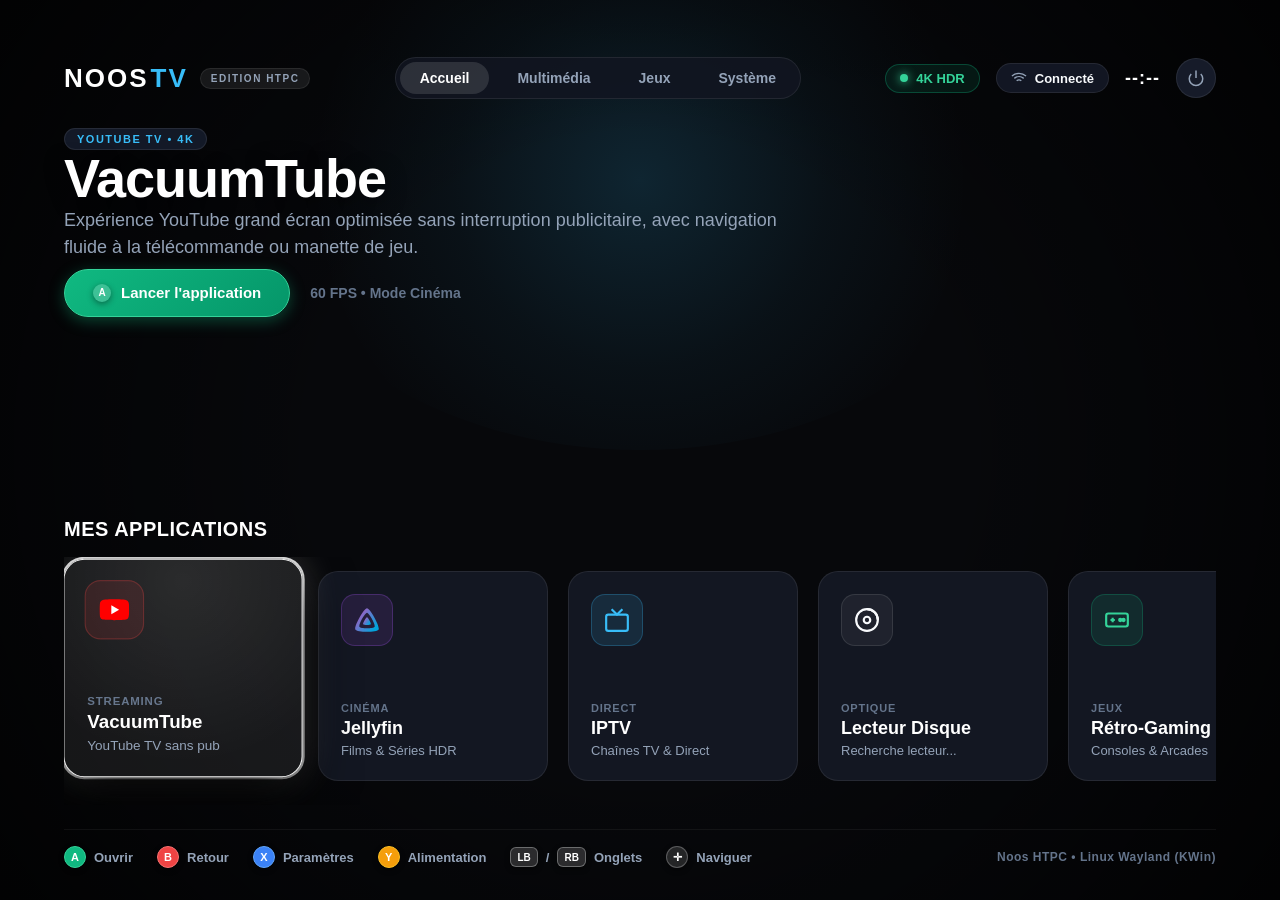
<file: dashboard/frontend/index.html>
<!DOCTYPE html>
<html lang="fr">
<head>
  <meta charset="UTF-8">
  <meta name="viewport" content="width=device-width, initial-scale=1.0, user-scalable=no">
  <title>Noos TV</title>
  <link rel="stylesheet" href="css/style.css">
</head>
<body class="tv-mode">
  <!-- Toile d'ambiance dynamique (lumière diffuse synchronisée avec l'app active) -->
  <div id="ambient-glow" class="ambient-glow"></div>
  <div class="vignette-overlay"></div>

  <!-- Conteneur principal 10-foot -->
  <div class="tv-container">
    
    <!-- En-tête supérieur minimaliste -->
    <header class="tv-header">
      <div class="brand-group">
        <div class="brand-logo">NOOS<span class="brand-accent">TV</span></div>
        <div class="brand-badge">EDITION HTPC</div>
      </div>

      <nav class="tv-nav">
        <button class="nav-item active" data-category="home">Accueil</button>
        <button class="nav-item" data-category="media">Multimédia</button>
        <button class="nav-item" data-category="games">Jeux</button>
        <button class="nav-item" data-category="settings">Système</button>
      </nav>

      <div class="status-group">
        <div id="hdr-pill" class="status-pill hdr-active">
          <span class="status-dot"></span>
          <span>4K HDR</span>
        </div>
        <div id="wifi-pill" class="status-pill">
          <svg class="status-icon" viewBox="0 0 24 24" fill="none" stroke="currentColor" stroke-width="2">
            <path d="M5 12.55a11 11 0 0 1 14.08 0"></path>
            <path d="M1.42 9a16 16 0 0 1 21.16 0"></path>
            <path d="M8.53 16.11a6 6 0 0 1 6.95 0"></path>
            <line x1="12" y1="20" x2="12.01" y2="20"></line>
          </svg>
          <span id="wifi-name">Connecté</span>
        </div>
        <div id="clock-display" class="clock-display">--:--</div>
        <button id="btn-power" class="power-btn" title="Extinction / Veille">
          <svg viewBox="0 0 24 24" fill="none" stroke="currentColor" stroke-width="2">
            <path d="M18.36 6.64a9 9 0 1 1-12.73 0"></path>
            <line x1="12" y1="2" x2="12" y2="12"></line>
          </svg>
        </button>
      </div>
    </header>

    <!-- Zone Vitrine / Hero de l'application sélectionnée -->
    <section class="hero-showcase">
      <div class="hero-content">
        <div id="hero-badge" class="hero-badge">YOUTUBE TV • 4K</div>
        <h1 id="hero-title" class="hero-title">VacuumTube</h1>
        <p id="hero-description" class="hero-description">
          Expérience YouTube grand écran optimisée sans interruption publicitaire, avec navigation fluide à la télécommande ou manette de jeu.
        </p>
        <div class="hero-actions">
          <button id="btn-launch-hero" class="btn-primary-action">
            <span class="btn-pad-icon">A</span>
            <span class="btn-text">Lancer l'application</span>
          </button>
          <div id="hero-meta" class="hero-meta-tag">60 FPS • Mode Cinéma</div>
        </div>
      </div>
    </section>

    <!-- Rangée principale des applications (Carrousel de tuiles) -->
    <main class="apps-section">
      <div class="section-title">Mes Applications</div>
      <div class="apps-grid" id="apps-container">
        
        <!-- Tuile 1 : VacuumTube -->
        <div class="app-card focused" data-id="vacuumtube" data-category="media" tabindex="0"
             data-title="VacuumTube" 
             data-badge="YOUTUBE TV • 4K HDR" 
             data-meta="60 FPS • Mode Cinéma"
             data-desc="Expérience YouTube grand écran sans publicité avec navigation fluide à la télécommande et prise en charge complète du 4K."
             data-color="#e50914">
          <div class="card-inner">
            <div class="card-glow"></div>
            <div class="card-icon-wrap icon-red">
              <svg viewBox="0 0 24 24" fill="none">
                <path d="M23.498 6.186a3.016 3.016 0 0 0-2.122-2.136C19.505 3.545 12 3.545 12 3.545s-7.505 0-9.377.505A3.017 3.017 0 0 0 .502 6.186C0 8.07 0 12 0 12s0 3.93.502 5.814a3.016 3.016 0 0 0 2.122 2.136c1.871.505 9.376.505 9.376.505s7.505 0 9.377-.505a3.015 3.015 0 0 0 2.122-2.136C24 15.93 24 12 24 12s0-3.93-.502-5.814z" fill="#ff0000"/>
                <path d="M9.545 15.568V8.432L15.818 12l-6.273 3.568z" fill="#ffffff"/>
              </svg>
            </div>
            <div class="card-text">
              <div class="card-badge">Streaming</div>
              <div class="card-title">VacuumTube</div>
              <div class="card-subtitle">YouTube TV sans pub</div>
            </div>
          </div>
        </div>

        <!-- Tuile 2 : Jellyfin Media Player -->
        <div class="app-card" data-id="jellyfin" data-category="media" tabindex="0"
             data-title="Jellyfin" 
             data-badge="MÉDIATHÈQUE • 4K HDR (MPV)" 
             data-meta="Lecteur MPV • Passthrough Rec.2020"
             data-desc="Explorez vos films et séries avec le moteur de lecture vidéo MPV haute performance, Direct Play HDR10 et audio surround."
             data-color="#a855f7">
          <div class="card-inner">
            <div class="card-glow"></div>
            <div class="card-icon-wrap icon-purple">
              <svg viewBox="0 0 512 512" fill="none">
                <defs>
                  <linearGradient id="jellyfin-tile-grad" x1="10%" y1="20%" x2="90%" y2="80%">
                    <stop offset="0%" stop-color="#aa5cc3" />
                    <stop offset="100%" stop-color="#00a4dc" />
                  </linearGradient>
                </defs>
                <path fill="url(#jellyfin-tile-grad)" d="M256 201.6c-20.4 0-86.2 119.3-76.2 139.4 10 20.1 142.5 19.9 152.4 0 9.9-19.9-55.7-139.4-76.2-139.4z" />
                <path fill="url(#jellyfin-tile-grad)" d="M256 23.3c-61.6 0-259.8 359.4-229.6 420.1 30.2 60.7 429.3 60 459.2 0C515.5 383.4 317.6 23.3 256 23.3zm150.5 367.5c-19.6 39.3-281.1 39.8-300.9 0C85.8 351 215.7 115.5 256 115.5c40.3 0 170.1 235.9 150.5 275.3z" />
              </svg>
            </div>
            <div class="card-text">
              <div class="card-badge">Cinéma</div>
              <div class="card-title">Jellyfin</div>
              <div class="card-subtitle">Films & Séries HDR</div>
            </div>
          </div>
        </div>

        <!-- Tuile 3 : IPTV MPV Player -->
        <div class="app-card" data-id="noos-iptv" data-category="media" tabindex="0"
             data-title="IPTV MPV Player" 
             data-badge="XTREAM CODES • DIRECT & VOD" 
             data-meta="Profils Chiffrés • Cache Local"
             data-desc="Télévision en direct, films et séries Xtream Codes avec profils chiffrés et mise en cache locale."
             data-color="#00d2ff">
          <div class="card-inner">
            <div class="card-glow"></div>
            <div class="card-icon-wrap icon-cyan">
              <svg viewBox="0 0 24 24" fill="none" stroke="currentColor" stroke-width="2">
                <rect x="2" y="7" width="20" height="15" rx="2" ry="2"></rect>
                <polyline points="17 2 12 7 7 2"></polyline>
              </svg>
            </div>
            <div class="card-text">
              <div class="card-badge">Direct</div>
              <div class="card-title">IPTV</div>
              <div class="card-subtitle">Chaînes TV & Direct</div>
            </div>
          </div>
        </div>

        <!-- Tuile 4 : Lecteur Disque (DVD / Blu-ray SATA & USB) -->
        <div class="app-card" data-id="disc_player" data-category="media" tabindex="0" id="card-disc-player"
             data-title="Lecteur Disque" 
             data-badge="DVD • BLU-RAY" 
             data-meta="Détection USB & SATA"
             data-desc="Lecture directe de vos disques physiques DVD et Blu-ray avec menus interactifs, décodage matériel et audio passthrough."
             data-color="#3b82f6">
          <div class="card-inner">
            <div class="card-glow"></div>
            <div class="card-icon-wrap icon-blue" id="disc-icon-wrap">
              <svg viewBox="0 0 24 24" fill="none" stroke="currentColor" stroke-width="2">
                <circle cx="12" cy="12" r="10"></circle>
                <circle cx="12" cy="12" r="3"></circle>
                <path d="M12 2a10 10 0 0 1 10 10"></path>
              </svg>
            </div>
            <div class="card-text">
              <div class="card-badge" id="disc-card-badge">Optique</div>
              <div class="card-title" id="disc-card-title">Lecteur Disque</div>
              <div class="card-subtitle" id="disc-card-subtitle">Recherche lecteur...</div>
            </div>
          </div>
        </div>

        <!-- Tuile 5 : Rétro-Gaming -->
        <div class="app-card" data-id="es-de" data-category="games" tabindex="0"
             data-title="Jeux & Émulation" 
             data-badge="RÉTRO-GAMING • SHADERS CRT" 
             data-meta="RetroArch • Pegasus TV"
             data-desc="Plongez dans l'univers de l'émulation console avec interface plein écran, filtres CRT soignés et gestion multi-manettes."
             data-color="#10b981">
          <div class="card-inner">
            <div class="card-glow"></div>
            <div class="card-icon-wrap icon-green">
              <svg viewBox="0 0 24 24" fill="none" stroke="currentColor" stroke-width="2">
                <rect x="2" y="6" width="20" height="12" rx="2"></rect>
                <line x1="6" y1="12" x2="10" y2="12"></line>
                <line x1="8" y1="10" x2="8" y2="14"></line>
                <circle cx="15" cy="12" r="1"></circle>
                <circle cx="18" cy="12" r="1"></circle>
              </svg>
            </div>
            <div class="card-text">
              <div class="card-badge">Jeux</div>
              <div class="card-title">Rétro-Gaming</div>
              <div class="card-subtitle">Consoles & Arcades</div>
            </div>
          </div>
        </div>

        <!-- Tuile 6 : Roblox (Sober) -->
        <div class="app-card" data-id="sober" data-category="games" tabindex="0"
             data-title="Roblox (Sober)" 
             data-badge="JEUX • ROBLOX 10-FOOT" 
             data-meta="Mode Console TV • Manette Complète"
             data-desc="Explorez des millions de mondes virtuels Roblox avec une interface console plein écran optimisée pour le salon et la manette."
             data-color="#26a269">
          <div class="card-inner">
            <div class="card-glow"></div>
            <div class="card-icon-wrap icon-lime">
              <svg viewBox="0 0 64 64" fill="none">
                <defs>
                  <linearGradient id="sober-tile-grad" x1="38.7396" y1="6.93557" x2="24.8694" y2="57.0516" gradientUnits="userSpaceOnUse">
                    <stop stop-color="#98E357"/>
                    <stop offset="1" stop-color="#26A269"/>
                  </linearGradient>
                </defs>
                <path d="M51.183 60.1311C50.5937 62.2602 48.3901 63.5085 46.261 62.9193L3.85508 51.183C1.72618 50.5936 0.477716 48.39 1.06694 46.261L6.48809 26.6731L24.3235 31.6092L23.3399 35.1631C23.0453 36.2277 23.6694 37.3295 24.734 37.6241L34.974 40.4582C36.0386 40.7528 37.1404 40.1286 37.435 39.0641L38.4186 35.5102L56.6041 40.5432L51.183 60.1311ZM60.1311 12.8032C62.2601 13.3924 63.5083 15.5963 62.9193 17.7252L57.471 37.411L39.2855 32.378L40.2691 28.8241C40.5637 27.7595 39.9395 26.6577 38.875 26.363L28.635 23.529C27.5704 23.2344 26.4686 23.8585 26.174 24.9231L25.1904 28.477L7.35498 23.5408L12.8032 3.85508C13.3926 1.72633 15.5964 0.47794 17.7252 1.06694L60.1311 12.8032Z" fill="url(#sober-tile-grad)"/>
              </svg>
            </div>
            <div class="card-text">
              <div class="card-badge">Roblox</div>
              <div class="card-title">Sober</div>
              <div class="card-subtitle">Mode Console</div>
            </div>
          </div>
        </div>

        <!-- Tuile 7 : Fichiers & Stockage -->
        <div class="app-card" data-id="thunar" data-category="settings" tabindex="0"
             data-title="Fichiers & Réseau" 
             data-badge="STOCKAGE • SAMBA / SFTP" 
             data-meta="Clés USB • Partage /home"
             data-desc="Accédez aux disques durs locaux, clés USB automontées et dossiers partagés sur le réseau local en haute vitesse."
             data-color="#f59e0b">
          <div class="card-inner">
            <div class="card-glow"></div>
            <div class="card-icon-wrap icon-amber">
              <svg viewBox="0 0 24 24" fill="none" stroke="currentColor" stroke-width="2">
                <path d="M22 19a2 2 0 0 1-2 2H4a2 2 0 0 1-2-2V5a2 2 0 0 1 2-2h5l2 3h9a2 2 0 0 1 2 2z"></path>
              </svg>
            </div>
            <div class="card-text">
              <div class="card-badge">Fichiers</div>
              <div class="card-title">Fichiers & NAS</div>
              <div class="card-subtitle">Stockage & Réseau</div>
            </div>
          </div>
        </div>

        <!-- Tuile 8 : Mise à jour Système -->
        <div class="app-card" data-id="update-modal" data-category="settings" tabindex="0"
             data-title="Mise à jour" 
             data-badge="SYSTÈME • RELEASES & FLAKES" 
             data-meta="Canal Stable / Testing • Vérifier"
             data-desc="Recherchez et appliquez les dernières fonctionnalités, correctifs et montées de version déclaratives de votre Noos HTPC."
             data-color="#38bdf8">
          <div class="card-inner">
            <div class="card-glow"></div>
            <span class="update-badge" id="update-badge" style="display: none;"></span>
            <div class="card-icon-wrap icon-cyan">
              <svg viewBox="0 0 24 24" fill="none" stroke="currentColor" stroke-width="2.5" stroke-linecap="round" stroke-linejoin="round">
                <line x1="12" y1="19" x2="12" y2="5"></line>
                <polyline points="5 12 12 5 19 12"></polyline>
              </svg>
            </div>
            <div class="card-text">
              <div class="card-badge">Système</div>
              <div class="card-title">Mise à jour</div>
              <div class="card-subtitle" id="update-tile-subtitle">Rechercher...</div>
            </div>
          </div>
        </div>

        <!-- Tuile 9 : Paramètres Système -->
        <div class="app-card" data-id="settings-modal" data-category="settings" tabindex="0"
             data-title="Paramètres Système" 
             data-badge="CONFIGURATION HTPC" 
             data-meta="HDR • Clavier • Wi-Fi"
             data-desc="Personnalisez la sortie vidéo HDR, le son surround passthrough, les connexions Wi-Fi et la disposition du clavier virtuel."
             data-color="#64748b">
          <div class="card-inner">
            <div class="card-glow"></div>
            <div class="card-icon-wrap icon-slate">
              <svg viewBox="0 0 24 24" fill="none" stroke="currentColor" stroke-width="2">
                <circle cx="12" cy="12" r="3"></circle>
                <path d="M19.4 15a1.65 1.65 0 0 0 .33 1.82l.06.06a2 2 0 0 1 0 2.83 2 2 0 0 1-2.83 0l-.06-.06a1.65 1.65 0 0 0-1.82-.33 1.65 1.65 0 0 0-1 1.51V21a2 2 0 0 1-2 2 2 2 0 0 1-2-2v-.09A1.65 1.65 0 0 0 9 19.4a1.65 1.65 0 0 0-1.82.33l-.06.06a2 2 0 0 1-2.83 0 2 2 0 0 1 0-2.83l.06-.06a1.65 1.65 0 0 0 .33-1.82 1.65 1.65 0 0 0-1.51-1H3a2 2 0 0 1-2-2 2 2 0 0 1 2-2h.09A1.65 1.65 0 0 0 4.6 9a1.65 1.65 0 0 0-.33-1.82l-.06-.06a2 2 0 0 1 0-2.83 2 2 0 0 1 2.83 0l.06.06a1.65 1.65 0 0 0 1.82.33H9a1.65 1.65 0 0 0 1-1.51V3a2 2 0 0 1 2-2 2 2 0 0 1 2 2v.09a1.65 1.65 0 0 0 1 1.51 1.65 1.65 0 0 0 1.82-.33l.06-.06a2 2 0 0 1 2.83 0 2 2 0 0 1 0 2.83l-.06.06a1.65 1.65 0 0 0-.33 1.82V9a1.65 1.65 0 0 0 1.51 1H21a2 2 0 0 1 2 2 2 2 0 0 1-2 2h-.09a1.65 1.65 0 0 0-1.51 1z"></path>
              </svg>
            </div>
            <div class="card-text">
              <div class="card-badge">Réglages</div>
              <div class="card-title">Paramètres</div>
              <div class="card-subtitle">Affichage & Clavier</div>
            </div>
          </div>
        </div>

      </div>
    </main>

    <!-- Pied de page : Légende Manette 10-foot -->
    <footer class="tv-footer">
      <div class="gamepad-hints">
        <div class="hint-item"><span class="btn-bubble btn-a">A</span> Ouvrir</div>
        <div class="hint-item"><span class="btn-bubble btn-b">B</span> Retour</div>
        <div class="hint-item"><span class="btn-bubble btn-x">X</span> Paramètres</div>
        <div class="hint-item"><span class="btn-bubble btn-y">Y</span> Alimentation</div>
        <div class="hint-item"><span class="btn-bubble btn-shoulder">LB</span> / <span class="btn-bubble btn-shoulder">RB</span> Onglets</div>
        <div class="hint-item"><span class="btn-bubble btn-dpad">✛</span> Naviguer</div>
      </div>
      <div class="footer-os-info">Noos HTPC • Linux Wayland (KWin)</div>
    </footer>

  </div>

  <!-- Modal Paramètres & Alimentation (Plein Écran TV) -->
  <div id="modal-settings" class="modal-overlay fullscreen-overlay hidden" role="dialog" aria-modal="true">
    <div class="modal-panel settings-fullscreen-panel">
      <div class="modal-header">
        <div class="header-left">
          <div class="modal-title">Paramètres du Système</div>
          <div class="modal-subtitle">Configuration multimédia, affichage, audio et alimentation</div>
        </div>
        <button id="modal-close" class="btn-action-secondary" tabindex="0" data-focusable aria-label="Retour au menu principal">
          <span class="btn-pad-icon">B</span>
          <span>Retour</span>
        </button>
      </div>
      <div class="modal-body">
        <div class="setting-row">
          <div>
            <div class="setting-name">Affichage HDR (Rec.2020)</div>
            <div class="setting-desc">Activer le passthrough haute dynamique pour les flux vidéos compatibles</div>
          </div>
          <button id="toggle-hdr-btn" class="toggle-btn active" tabindex="0" data-focusable>Activé</button>
        </div>

        <div class="setting-row">
          <div>
            <div class="setting-name">Clavier Virtuel Manette</div>
            <div class="setting-desc">Disposition des touches pour la saisie de texte à la manette</div>
          </div>
          <div class="keyboard-layout-selector">
            <button id="btn-layout-azerty" class="choice-pill active" data-layout="azerty" tabindex="0" data-focusable>AZERTY (FR)</button>
            <button id="btn-layout-qwerty" class="choice-pill" data-layout="qwerty" tabindex="0" data-focusable>QWERTY (EN)</button>
          </div>
        </div>

        <!-- Section Sorties Audio TV (Sources & Périphériques PipeWire) -->
        <div class="setting-audio-container">
          <div class="setting-section-header">
            <div class="setting-section-title">
              <svg viewBox="0 0 24 24" width="22" height="22" fill="none" stroke="currentColor" stroke-width="2" stroke-linecap="round" stroke-linejoin="round">
                <polygon points="11 5 6 9 2 9 2 15 6 15 11 19 11 5"></polygon>
                <path d="M19.07 4.93a10 10 0 0 1 0 14.14M15.54 8.46a5 5 0 0 1 0 7.07"></path>
              </svg>
              <span>Sorties Audio Actives (Sources & Périphériques)</span>
            </div>
            <div class="audio-hw-info">
              <span class="hw-badge hw-res" id="active-audio-sink-label">Sortie : Détection...</span>
            </div>
          </div>

          <div class="audio-volume-panel">
            <div class="audio-volume-header">
              <div class="volume-title-group">
                <span class="volume-label">Volume Principal</span>
                <span class="volume-val-badge" id="master-volume-value">--%</span>
              </div>
              <button class="volume-mute-btn" id="btn-toggle-mute" tabindex="0" data-focusable title="Couper / Activer le son">
                <span class="mute-icon" id="mute-icon-indicator">🔊</span>
                <span id="mute-text-indicator">Actif</span>
              </button>
            </div>
            <div class="volume-slider-track-wrap">
              <button class="vol-btn vol-minus" id="btn-vol-down" tabindex="0" data-focusable title="Diminuer le volume (←)">−</button>
              <div class="volume-slider-container">
                <input type="range" min="0" max="100" value="80" class="tv-range-slider" id="master-volume-slider" tabindex="0" data-focusable aria-label="Volume principal" />
                <div class="slider-fill-bar" id="master-volume-fill" style="width: 80%;"></div>
              </div>
              <button class="vol-btn vol-plus" id="btn-vol-up" tabindex="0" data-focusable title="Augmenter le volume (→)">+</button>
            </div>
          </div>
          <div class="audio-sinks-grid" id="audio-sinks-container">
            <!-- Rendu dynamique via app.js -->
            <div class="audio-sink-loading">Recherche des sorties audio...</div>
          </div>
        </div>

        <!-- Section Profils d'Upscaling MPV (AMD FSR, NVIDIA DLSS/NIS, Intel XeSS) -->
        <div class="setting-upscale-container">
          <div class="setting-section-header">
            <div class="setting-section-title">
              <svg viewBox="0 0 24 24" width="20" height="20" fill="none" stroke="currentColor" stroke-width="2" stroke-linecap="round" stroke-linejoin="round">
                <polygon points="13 2 3 14 12 14 11 22 21 10 12 10 13 2"></polygon>
              </svg>
              <span>Profil d'Upscale Vidéo MPV</span>
            </div>
            <div class="upscale-hw-info">
              <span class="hw-badge hw-res" id="upscale-screen-res">Écran : Détection...</span>
              <span class="hw-badge hw-gpu" id="upscale-gpu-badge">GPU : Détection...</span>
            </div>
          </div>

          <div class="upscale-gpu-selector">
            <span class="selector-label">Architecture GPU :</span>
            <div class="gpu-pills">
              <button class="gpu-pill active" data-brand="amd" id="btn-gpu-amd" tabindex="0" data-focusable>
                <span class="brand-dot dot-amd"></span> AMD Radeon (FSR)
              </button>
              <button class="gpu-pill" data-brand="nvidia" id="btn-gpu-nvidia" tabindex="0" data-focusable>
                <span class="brand-dot dot-nvidia"></span> NVIDIA GeForce (DLSS / NIS)
              </button>
              <button class="gpu-pill" data-brand="intel" id="btn-gpu-intel" tabindex="0" data-focusable>
                <span class="brand-dot dot-intel"></span> Intel Arc / Iris (XeSS)
              </button>
            </div>
          </div>

          <!-- Grille des 3 profils d'upscaling pour la marque sélectionnée -->
          <div class="upscale-profiles-grid" id="upscale-profiles-container">
            <!-- 3 profils rendus dynamiquement via app.js -->
          </div>
        </div>

        <div class="setting-row">
          <div>
            <div class="setting-name">Réseau & Wi-Fi</div>
            <div id="settings-wifi-status" class="setting-desc">Connecté au réseau local</div>
          </div>
          <div class="badge-pill">Connecté</div>
        </div>

        <div class="setting-row">
          <div>
            <div class="setting-name">Audio Bitperfect (HDMI Passthrough)</div>
            <div class="setting-desc">Flux brut numérique Dolby Atmos, TrueHD & DTS sans conversion</div>
          </div>
          <div class="badge-pill" style="background: rgba(166, 227, 161, 0.2); color: var(--ctp-green); border: 1px solid var(--ctp-green);">Actif</div>
        </div>

        <div class="setting-row">
          <div>
            <div class="setting-name">Ambilight TV (HyperHDR)</div>
            <div class="setting-desc">Synchronisation LED continue (Vidéos & Menus • Interface : port 8090)</div>
          </div>
          <div class="badge-pill" style="background: rgba(137, 180, 250, 0.2); color: var(--ctp-blue); border: 1px solid var(--ctp-blue);">Actif</div>
        </div>

        <div class="setting-row">
          <div>
            <div class="setting-name">Stockage Système</div>
            <div id="settings-storage-status" class="setting-desc">-- Go libres</div>
          </div>
          <div id="storage-pill" class="badge-pill">Sain</div>
        </div>

        <div class="power-actions-grid">
          <button class="power-action-btn" data-action="suspend" tabindex="0" data-focusable>
            <svg viewBox="0 0 24 24" fill="none" stroke="currentColor" stroke-width="2"><path d="M21 12.79A9 9 0 1 1 11.21 3 7 7 0 0 0 21 12.79z"></path></svg>
            <span>Mettre en Veille</span>
          </button>
          <button class="power-action-btn" data-action="reboot" tabindex="0" data-focusable>
            <svg viewBox="0 0 24 24" fill="none" stroke="currentColor" stroke-width="2"><path d="M21.5 2v6h-6M21.34 15.57a10 10 0 1 1-.57-8.38l5.67-5.67"/></svg>
            <span>Redémarrer</span>
          </button>
          <button class="power-action-btn btn-danger" data-action="poweroff" tabindex="0" data-focusable>
            <svg viewBox="0 0 24 24" fill="none" stroke="currentColor" stroke-width="2"><path d="M18.36 6.64a9 9 0 1 1-12.73 0"></path><line x1="12" y1="2" x2="12" y2="12"></line></svg>
            <span>Éteindre la TV</span>
          </button>
        </div>
      </div>
    </div>
  </div>

  <!-- Modal Mise à Jour Système (Plein Écran TV) -->
  <div id="modal-update" class="modal-overlay fullscreen-overlay hidden" role="dialog" aria-modal="true">
    <div class="modal-panel update-panel update-fullscreen-panel">
      <div class="modal-header">
        <div class="header-left">
          <div class="modal-title">Mise à jour du Système</div>
          <div class="modal-subtitle">Synchronisation GitHub et mise à niveau déclarative Noos HTPC</div>
        </div>
        <button id="modal-update-close" class="btn-action-secondary" tabindex="0" data-focusable aria-label="Retour au menu principal">
          <span class="btn-pad-icon">B</span>
          <span>Retour</span>
        </button>
      </div>
      <div class="modal-body">
        
        <!-- Sélecteur de canal (Stable / Testing) -->
        <div class="update-channel-bar">
          <span class="channel-label">Canal de mise à jour :</span>
          <div class="channel-buttons">
            <button id="btn-channel-stable" class="channel-btn" data-channel="stable" tabindex="0" data-focusable>Stable</button>
            <button id="btn-channel-testing" class="channel-btn active" data-channel="testing" tabindex="0" data-focusable>Testing</button>
          </div>
        </div>

        <!-- Carte Statut Système -->
        <div class="update-status-card" id="update-status-card">
          <div class="status-details">
            <div class="status-version-line">
              <span class="version-label">Version actuelle :</span>
              <span id="current-version-tag" class="version-value">v0.1.0</span>
              <span id="status-badge" class="badge-pill">Prêt</span>
            </div>
            <div id="update-status-msg" class="status-message">Recherche des mises à jour disponibles...</div>
          </div>
          <button id="btn-check-updates" class="btn-check-action" tabindex="0" data-focusable>
            <span class="btn-pad-icon">X</span>
            <span>Vérifier</span>
          </button>
        </div>

        <!-- Section Liste des Commits / Changements -->
        <div id="update-changelog-section" class="update-changelog hidden">
          <div class="changelog-title">Modifications apportées par la mise à jour :</div>
          <div id="update-commits-list" class="commits-list">
            <!-- Liste dynamique -->
          </div>
          <div class="update-action-footer">
            <button id="btn-apply-update" class="btn-primary-action btn-update-apply" tabindex="0" data-focusable>
              <span class="btn-pad-icon">A</span>
              <span>Installer la mise à jour</span>
            </button>
          </div>
        </div>

        <!-- Barre de progression de l'installation -->
        <div id="update-progress-container" class="update-progress-wrap hidden">
          <div class="progress-info">
            <span id="progress-step-name">Application de la mise à jour...</span>
            <span id="progress-percent">0%</span>
          </div>
          <div class="progress-bar-track">
            <div id="progress-bar-fill" class="progress-bar-fill" style="width: 0%;"></div>
          </div>
          <div id="progress-log-line" class="progress-log">Initialisation...</div>
        </div>

      </div>
    </div>
  </div>

  <!-- Page Plein Écran Noos IPTV (Connexion Xtream Codes & Synchronisation TV) -->
  <div id="modal-iptv" class="modal-overlay iptv-fullscreen-overlay hidden" role="dialog" aria-modal="true">
    <div class="iptv-fullscreen-container">
      <!-- En-tête avec Logo Noos IPTV et Bouton Retour Télécommande -->
      <div class="iptv-header">
        <div class="iptv-brand-wrap">
          <img src="assets/logo.png" alt="Noos" class="iptv-logo" />
          <div class="iptv-title-wrap">
            <h2 class="iptv-title">IPTV <span>MPV Player</span></h2>
            <p class="iptv-subtitle">Télévision en direct, Films & Séries Xtream Codes</p>
          </div>
        </div>
        <button id="btn-close-iptv-modal" class="btn-action-secondary" aria-label="Retour au lanceur">
          <span class="btn-key-hint">B</span> Retour
        </button>
      </div>

      <!-- Vue 1 : Profils & Connexions Rapides -->
      <div id="iptv-view-profiles" class="iptv-view">
        <div class="iptv-section-heading">
          <span class="heading-title">Comptes enregistrés (Chiffrement sécurisé)</span>
          <span class="heading-meta">Sélectionnez un profil pour une connexion instantanée</span>
        </div>
        <div id="iptv-profiles-grid" class="iptv-profiles-grid">
          <!-- Injecté dynamiquement par app.js -->
        </div>
        <div class="iptv-actions-bar">
          <button id="btn-iptv-new-account" class="btn-action-secondary">
            <span class="btn-key-hint">+</span> Ajouter un compte Xtream Codes
          </button>
        </div>
      </div>

      <!-- Vue 2 : Formulaire de connexion Xtream Codes -->
      <div id="iptv-view-login" class="iptv-view hidden">
        <div class="iptv-section-heading">
          <span class="heading-title">Connexion à votre abonnement Xtream Codes</span>
          <span class="heading-meta">Vos identifiants sont chiffrés localement (AES / ChaCha20) pour une sécurité absolue</span>
        </div>
        <form id="iptv-login-form" class="iptv-form" onsubmit="event.preventDefault();">
          <!-- Ligne 1 : URL & Nom de profil -->
          <div class="iptv-form-row">
            <div class="iptv-form-group flex-1">
              <label for="iptv-input-url">URL du serveur Xtream Codes *</label>
              <input type="text" id="iptv-input-url" value="http://demo.noos.tv:8080" placeholder="http://serveur-fournisseur.com:8080" class="iptv-input" autocomplete="off" spellcheck="false" required />
            </div>
            <div class="iptv-form-group flex-1">
              <label for="iptv-input-name">Nom du profil (optionnel)</label>
              <input type="text" id="iptv-input-name" value="Compte Démo 4K" placeholder="Ex: Mon Fournisseur IPTV" class="iptv-input" autocomplete="off" spellcheck="false" />
            </div>
          </div>

          <!-- Ligne 2 : Identifiant & Mot de passe -->
          <div class="iptv-form-row">
            <div class="iptv-form-group flex-1">
              <label for="iptv-input-user">Nom d'utilisateur *</label>
              <input type="text" id="iptv-input-user" value="demo" placeholder="Nom d'utilisateur" class="iptv-input" autocomplete="off" spellcheck="false" required />
            </div>
            <div class="iptv-form-group flex-1">
              <label for="iptv-input-pass">Mot de passe *</label>
              <input type="password" id="iptv-input-pass" value="demo" placeholder="Mot de passe" class="iptv-input" autocomplete="off" spellcheck="false" required />
            </div>
          </div>

          <!-- Ligne 3 : Options & Actions -->
          <div class="iptv-form-bottom-row">
            <div class="iptv-checkbox-group">
              <label class="iptv-checkbox-label">
                <input type="checkbox" id="iptv-check-save" checked />
                <span class="checkbox-custom"></span>
                <span class="checkbox-text">Mémoriser ce compte de façon chiffrée</span>
              </label>
            </div>

            <div class="iptv-form-actions">
              <button type="button" id="btn-iptv-back-profiles" class="btn-action-secondary hidden">
                <span class="btn-key-hint">B</span> Annuler
              </button>
              <button type="submit" id="btn-iptv-submit-login" class="btn-action-primary">
                <span class="btn-key-hint">A</span> Se connecter & Mettre en cache
              </button>
            </div>
          </div>

          <div id="iptv-login-error" class="iptv-error-msg hidden"></div>
        </form>
      </div>

      <!-- Vue 3 : Écran de chargement et mise en cache (Sync) -->
      <div id="iptv-view-sync" class="iptv-view hidden">
        <div class="iptv-sync-container">
          <div class="iptv-sync-logo-wrap">
            <img src="assets/logo.png" alt="Noos" class="iptv-sync-logo pulsing" />
            <div class="iptv-sync-spinner"></div>
          </div>
          <h3 id="iptv-sync-title" class="iptv-sync-title">Mise en cache du catalogue...</h3>
          <div id="iptv-sync-step-name" class="iptv-sync-step-name">Étape 1/5 : Authentification Xtream Codes</div>
          
          <div class="progress-bar-track iptv-progress-track">
            <div id="iptv-sync-progress-fill" class="progress-bar-fill" style="width: 15%;"></div>
          </div>
          <div id="iptv-sync-details" class="iptv-sync-details">Vérification du compte auprès du fournisseur...</div>

          <div id="iptv-sync-stats" class="iptv-sync-stats hidden">
            <div class="stat-pill"><span class="stat-num" id="iptv-stat-channels">0</span> Chaînes direct</div>
            <div class="stat-pill"><span class="stat-num" id="iptv-stat-movies">0</span> Films</div>
            <div class="stat-pill"><span class="stat-num" id="iptv-stat-series">0</span> Séries</div>
          </div>

          <div id="iptv-sync-success-actions" class="iptv-sync-actions hidden">
            <button id="btn-iptv-open-catalog" class="btn-action-primary">
              <span class="btn-key-hint">A</span> Accéder à la Télévision en Direct
            </button>
          </div>
        </div>
      </div>

      <!-- Vue 4 : Interface Principale Noos IPTV MPV Player (Bandeau + Catégories + Grille / Chaînes & EPG) -->
      <div id="iptv-view-main" class="iptv-view hidden">
        <!-- Bandeau supérieur sobre & glassy -->
        <header class="iptv-main-navbar">
          <div class="iptv-nav-brand">
            <img src="assets/logo.png" alt="Noos" class="iptv-nav-logo" />
            <span class="iptv-nav-title">IPTV <span class="accent">MPV Player</span></span>
          </div>

          <!-- Onglets de navigation principaux -->
          <nav class="iptv-nav-tabs" role="tablist">
            <span class="btn-bumper-hint">LB</span>
            <button class="iptv-tab-btn active" data-tab="live" role="tab">
              <svg width="18" height="18" viewBox="0 0 24 24" fill="none" stroke="currentColor" stroke-width="2"><rect x="2" y="7" width="20" height="15" rx="2" ry="2"></rect><polyline points="17 2 12 7 7 2"></polyline></svg>
              <span>Chaînes TV</span>
            </button>
            <button class="iptv-tab-btn" data-tab="vod" role="tab">
              <svg width="18" height="18" viewBox="0 0 24 24" fill="none" stroke="currentColor" stroke-width="2"><rect x="2" y="2" width="20" height="20" rx="2.18" ry="2.18"></rect><line x1="7" y1="2" x2="7" y2="22"></line><line x1="17" y1="2" x2="17" y2="22"></line><line x1="2" y1="12" x2="22" y2="12"></line><line x1="2" y1="7" x2="7" y2="7"></line><line x1="2" y1="17" x2="7" y2="17"></line><line x1="17" y1="17" x2="22" y2="17"></line><line x1="17" y1="7" x2="22" y2="7"></line></svg>
              <span>Films</span>
            </button>
            <button class="iptv-tab-btn" data-tab="series" role="tab">
              <svg width="18" height="18" viewBox="0 0 24 24" fill="none" stroke="currentColor" stroke-width="2"><rect x="2" y="3" width="20" height="14" rx="2" ry="2"></rect><line x1="8" y1="21" x2="16" y2="21"></line><line x1="12" y1="17" x2="12" y2="21"></line></svg>
              <span>Séries</span>
            </button>
            <button class="iptv-tab-btn" data-tab="favorites" role="tab">
              <svg width="18" height="18" viewBox="0 0 24 24" fill="none" stroke="currentColor" stroke-width="2"><polygon points="12 2 15.09 8.26 22 9.27 17 14.14 18.18 21.02 12 17.77 5.82 21.02 7 14.14 2 9.27 8.91 8.26 12 2"></polygon></svg>
              <span>Favoris</span>
            </button>
            <button class="iptv-tab-btn" data-tab="filters" role="tab">
              <svg width="18" height="18" viewBox="0 0 24 24" fill="none" stroke="currentColor" stroke-width="2"><polygon points="22 3 2 3 10 12.46 10 19 14 21 14 12.46 22 3"></polygon></svg>
              <span>Filtres</span>
            </button>
            <button class="iptv-tab-btn" data-tab="settings" role="tab">
              <svg width="18" height="18" viewBox="0 0 24 24" fill="none" stroke="currentColor" stroke-width="2"><circle cx="12" cy="12" r="3"></circle><path d="M19.4 15a1.65 1.65 0 0 0 .33 1.82l.06.06a2 2 0 0 1 0 2.83 2 2 0 0 1-2.83 0l-.06-.06a1.65 1.65 0 0 0-1.82-.33 1.65 1.65 0 0 0-1 1.51V21a2 2 0 0 1-2 2 2 2 0 0 1-2-2v-.09A1.65 1.65 0 0 0 9 19.4a1.65 1.65 0 0 0-1.82.33l-.06.06a2 2 0 0 1-2.83 0 2 2 0 0 1 0-2.83l.06-.06a1.65 1.65 0 0 0 .33-1.82 1.65 1.65 0 0 0-1.51-1H3a2 2 0 0 1-2-2 2 2 0 0 1 2-2h.09A1.65 1.65 0 0 0 4.6 9a1.65 1.65 0 0 0-.33-1.82l-.06-.06a2 2 0 0 1 0-2.83 2 2 0 0 1 2.83 0l.06.06a1.65 1.65 0 0 0 1.82.33H9a1.65 1.65 0 0 0 1-1.51V3a2 2 0 0 1 2-2 2 2 0 0 1 2 2v.09a1.65 1.65 0 0 0 1 1.51 1.65 1.65 0 0 0 1.82-.33l.06-.06a2 2 0 0 1 2.83 0 2 2 0 0 1 0 2.83l-.06.06a1.65 1.65 0 0 0-.33 1.82V9a1.65 1.65 0 0 0 1.51 1H21a2 2 0 0 1 2 2 2 2 0 0 1-2 2h-.09a1.65 1.65 0 0 0-1.51 1z"></path></svg>
              <span>Paramètres</span>
            </button>
            <span class="btn-bumper-hint">RB</span>
          </nav>

          <div class="iptv-nav-actions">
            <button id="btn-iptv-main-back" class="btn-action-secondary">
              <span class="btn-key-hint">B</span> Profils
            </button>
          </div>
        </header>

        <!-- Corps principal (Split : Sidebar gauche + Zone d'affichage droite) -->
        <div class="iptv-main-layout">
          <!-- Sidebar gauche : Liste des catégories -->
          <aside class="iptv-sidebar-categories" id="iptv-sidebar-categories">
            <div class="sidebar-heading">
              <span class="sidebar-title">Catégories</span>
              <span id="iptv-cat-count" class="sidebar-badge">0</span>
            </div>
            <div id="iptv-categories-list" class="categories-scroll-list">
              <!-- Injecté dynamiquement -->
            </div>
          </aside>

          <!-- Zone d'affichage droite -->
          <main class="iptv-content-area" id="iptv-content-area">
            <!-- Sous-vue 1 : Chaînes TV (Liste chaînes + Preview droite + EPG dessous) -->
            <div id="iptv-subview-live" class="iptv-subview">
              <div class="iptv-live-split">
                <!-- Colonne liste des chaînes de la catégorie -->
                <div class="live-channels-col">
                  <div class="channels-header">
                    <span id="iptv-current-cat-name" class="channel-group-title">Chaînes Direct</span>
                    <span id="iptv-channels-count" class="badge-count">0 chaîne</span>
                  </div>
                  <div id="iptv-channels-list" class="channels-scroll-list">
                    <!-- Injecté dynamiquement -->
                  </div>
                </div>

                <!-- Colonne droite : Preview vidéo + Guide TV (EPG) -->
                <div class="live-details-col">
                  <!-- Zone preview vidéo live -->
                  <div class="live-preview-card" id="live-preview-card">
                    <div class="preview-video-container">
                      <div class="preview-overlay-badge">
                        <span class="live-dot-pulse"></span> DIRECT LIVE • 4K HDR
                      </div>
                      <div class="preview-poster-fallback" id="preview-poster-fallback">
                        <img id="preview-channel-logo" src="assets/logo.png" alt="Logo chaîne" class="preview-logo-img" />
                        <div class="preview-play-hint">
                          <button id="btn-iptv-play-fullscreen" class="btn-preview-play">
                            <span class="play-icon">▶</span> Regarder en Plein Écran (A)
                          </button>
                        </div>
                      </div>
                    </div>
                    <div class="preview-channel-meta">
                      <h3 id="preview-channel-name" class="preview-ch-title">Sélectionnez une chaîne</h3>
                      <span id="preview-channel-category" class="preview-ch-cat">Catégorie</span>
                    </div>
                  </div>

                  <!-- Guide TV (EPG) dessous la preview -->
                  <div class="live-epg-card" id="live-epg-card">
                    <div class="epg-card-header">
                      <div class="epg-title-wrap">
                        <svg width="18" height="18" viewBox="0 0 24 24" fill="none" stroke="currentColor" stroke-width="2"><circle cx="12" cy="12" r="10"></circle><polyline points="12 6 12 12 16 14"></polyline></svg>
                        <span class="epg-title">Guide des Programmes (EPG)</span>
                      </div>
                      <span class="epg-live-indicator">Programme en cours & à venir</span>
                    </div>

                    <div id="iptv-epg-now" class="epg-current-program">
                      <div class="epg-time-range" id="epg-now-time">En ce moment</div>
                      <div class="epg-prog-title" id="epg-now-title">Chargement du guide TV...</div>
                      <div class="epg-prog-desc" id="epg-now-desc">Les informations de programmation s'affichent automatiquement.</div>
                    </div>

                    <div class="epg-upcoming-title">À suivre :</div>
                    <div id="iptv-epg-upcoming-list" class="epg-upcoming-list">
                      <!-- Injecté dynamiquement -->
                    </div>
                  </div>
                </div>
              </div>
            </div>

            <!-- Sous-vue 2 : Films (Grille de jaquettes avec pagination fluide) -->
            <div id="iptv-subview-vod" class="iptv-subview hidden">
              <div class="posters-grid-header">
                <div class="header-left-meta">
                  <span id="vod-cat-title" class="section-title">Catalogue Films</span>
                  <span id="vod-items-count" class="badge-count">0 film</span>
                </div>
                <div class="header-pagination" id="vod-pagination-controls">
                  <button id="btn-vod-prev-page" class="btn-page-nav" title="Page précédente (LT)">
                    <span class="btn-key-hint">LT</span> ◀ Précédent
                  </button>
                  <span id="vod-page-info" class="page-indicator">Page 1 / 1</span>
                  <button id="btn-vod-next-page" class="btn-page-nav" title="Page suivante (RT)">
                    Suivant ▶ <span class="btn-key-hint">RT</span>
                  </button>
                </div>
              </div>
              <div id="iptv-vod-grid" class="iptv-posters-grid">
                <!-- Injecté dynamiquement -->
              </div>
            </div>

            <!-- Sous-vue 3 : Séries (Grille de jaquettes avec pagination fluide) -->
            <div id="iptv-subview-series" class="iptv-subview hidden">
              <div class="posters-grid-header">
                <div class="header-left-meta">
                  <span id="series-cat-title" class="section-title">Catalogue Séries</span>
                  <span id="series-items-count" class="badge-count">0 série</span>
                </div>
                <div class="header-pagination" id="series-pagination-controls">
                  <button id="btn-series-prev-page" class="btn-page-nav" title="Page précédente (LT)">
                    <span class="btn-key-hint">LT</span> ◀ Précédent
                  </button>
                  <span id="series-page-info" class="page-indicator">Page 1 / 1</span>
                  <button id="btn-series-next-page" class="btn-page-nav" title="Page suivante (RT)">
                    Suivant ▶ <span class="btn-key-hint">RT</span>
                  </button>
                </div>
              </div>
              <div id="iptv-series-grid" class="iptv-posters-grid">
                <!-- Injecté dynamiquement -->
              </div>
            </div>

            <!-- Sous-vue 4 : Favoris -->
            <div id="iptv-subview-favorites" class="iptv-subview hidden">
              <div class="posters-grid-header">
                <span class="section-title">Vos Favoris</span>
                <span id="favorites-count" class="badge-count">0 favori</span>
              </div>
              <div id="iptv-favorites-grid" class="iptv-favorites-grid">
                <!-- Injecté dynamiquement -->
              </div>
            </div>

            <!-- Sous-vue 5 : Filtres des catégories -->
            <div id="iptv-subview-filters" class="iptv-subview hidden">
              <div class="filters-header">
                <div>
                  <h3 class="filters-title">Personnalisation & Masquage des Catégories</h3>
                  <p class="filters-subtitle">Cochez ou décochez les catégories pour les masquer de l'interface IPTV.</p>
                </div>
                <div class="filters-actions-top">
                  <button id="btn-filters-unhide-all" class="btn-action-secondary">Tout afficher</button>
                  <button id="btn-filters-save" class="btn-action-primary">
                    <span class="btn-key-hint">A</span> Enregistrer les Filtres
                  </button>
                </div>
              </div>

              <div class="filters-columns">
                <!-- Catégories Chaînes -->
                <div class="filters-group-col">
                  <div class="filter-col-header">Chaînes TV en Direct</div>
                  <div id="filters-list-live" class="filters-checkbox-list"></div>
                </div>
                <!-- Catégories Films -->
                <div class="filters-group-col">
                  <div class="filter-col-header">Catalogue Films</div>
                  <div id="filters-list-vod" class="filters-checkbox-list"></div>
                </div>
                <!-- Catégories Séries -->
                <div class="filters-group-col">
                  <div class="filter-col-header">Catalogue Séries</div>
                  <div id="filters-list-series" class="filters-checkbox-list"></div>
                </div>
              </div>
            </div>

            <!-- Sous-vue 6 : Paramètres Shaders & Upscale MPV -->
            <div id="iptv-subview-settings" class="iptv-subview hidden">
              <div class="iptv-settings-card">
                <div class="settings-section-head">
                  <h3 class="settings-title">Moteur Vidéo & Upscale MPV Player</h3>
                  <p class="settings-sub">Optimisez le rendu visuel selon votre téléviseur et GPU.</p>
                </div>

                <div class="iptv-setting-row">
                  <div class="setting-info">
                    <div class="setting-name">Profil d'Upscale & Shaders GPU</div>
                    <div class="setting-desc">Applique les algorithmes de suréchantillonnage haute résolution (FSR, CAS, DLSS, XeSS).</div>
                  </div>
                  <select id="iptv-select-upscale" class="iptv-select">
                    <option value="fsr-ultra">AMD FSR 1.0 Ultra Haute Qualité (Shaders FSR)</option>
                    <option value="cas-sharp">FidelityFX CAS Netteté Adaptative (Faible latence)</option>
                    <option value="dlss-quality">NVIDIA Équivalent DLSS Qualité Maximale</option>
                    <option value="xess-balanced">Intel XeSS Équilibré</option>
                    <option value="default">Rendu Natif Direct (Standard)</option>
                  </select>
                </div>

                <div class="iptv-setting-row">
                  <div class="setting-info">
                    <div class="setting-name">Réduction du Banding (Deband)</div>
                    <div class="setting-desc">Élimine les dégradés disgracieux et les artefacts de compression sur les flux IPTV.</div>
                  </div>
                  <label class="switch-container">
                    <input type="checkbox" id="iptv-toggle-deband" checked />
                    <span class="switch-slider"></span>
                  </label>
                </div>

                <div class="iptv-setting-row">
                  <div class="setting-info">
                    <div class="setting-name">Interpolation de Mouvement Fluide 60 FPS</div>
                    <div class="setting-desc">Synchronise les flux 24/25/50 FPS à la fréquence 60Hz de l'écran avec motion smoothing.</div>
                  </div>
                  <label class="switch-container">
                    <input type="checkbox" id="iptv-toggle-interpolation" />
                    <span class="switch-slider"></span>
                  </label>
                </div>

                <div class="iptv-setting-row">
                  <div class="setting-info">
                    <div class="setting-name">Tampon Réseau de Streaming (Buffer)</div>
                    <div class="setting-desc">Durée du préchargement mémoire pour éviter tout buffering ou coupure.</div>
                  </div>
                  <select id="iptv-select-buffer" class="iptv-select">
                    <option value="3">3 secondes (Faible latence • Rapide)</option>
                    <option value="5" selected>5 secondes (Recommandé • Stable)</option>
                    <option value="10">10 secondes (Connexion instable • Sécurité max)</option>
                  </select>
                </div>

                <div class="iptv-setting-row">
                  <div class="setting-info">
                    <div class="setting-name">Audio Bitperfect Passthrough (HDMI / eARC)</div>
                    <div class="setting-desc">Transmet les flux bruts Dolby Digital, Dolby Atmos, DTS-HD MA directement à l'amplificateur.</div>
                  </div>
                  <label class="switch-container">
                    <input type="checkbox" id="iptv-toggle-passthrough" checked />
                    <span class="switch-slider"></span>
                  </label>
                </div>

                <div class="iptv-setting-row">
                  <div class="setting-info">
                    <div class="setting-name">Ambilight TV Dynamique (HyperHDR)</div>
                    <div class="setting-desc">Éclairage LED synchronisé en temps réel sur l'écran (Vidéos, IPTV & Menus TV • Port 8090).</div>
                  </div>
                  <div class="badge-pill" style="background: rgba(137, 180, 250, 0.2); color: var(--ctp-blue); border: 1px solid var(--ctp-blue);">
                    Prêt • 60 FPS
                  </div>
                </div>

                <div class="iptv-settings-actions">
                  <button id="btn-save-iptv-settings" class="btn-action-primary">
                    <span class="btn-key-hint">A</span> Enregistrer les Paramètres MPV
                  </button>
                  <span id="iptv-settings-saved-feedback" class="settings-feedback-text hidden">✓ Paramètres MPV appliqués !</span>
                </div>
              </div>
            </div>

          </main>
        </div>
      </div>

    </div>
  </div>

  <!-- Modal Détails Film / Série (Grand Poster, Synopsis, Play, Épisodes si série) -->
  <div id="modal-iptv-details" class="modal-overlay iptv-details-overlay hidden" role="dialog" aria-modal="true">
    <div class="iptv-details-container">
      <div class="details-backdrop" id="details-backdrop"></div>
      <div class="details-content-wrap">
        <!-- Colonne gauche : Grande Jaquette -->
        <div class="details-poster-wrap">
          <img id="details-poster-img" src="assets/logo.png" alt="Affiche" class="details-large-poster" />
          <div class="details-poster-badge" id="details-poster-badge">4K HDR</div>
        </div>

        <!-- Colonne droite : Métadonnées, Synopsis, Play & Épisodes -->
        <div class="details-info-wrap">
          <div class="details-header-row">
            <h2 id="details-title" class="details-title">Titre du Film</h2>
            <button id="btn-close-details-modal" class="btn-action-secondary" aria-label="Fermer">
              <span class="btn-key-hint">B</span> Fermer
            </button>
          </div>

          <div class="details-meta-pills">
            <span class="meta-pill-rating" id="details-rating">★ 8.5</span>
            <span class="meta-pill" id="details-year">2024</span>
            <span class="meta-pill" id="details-genre">Action • Science-Fiction</span>
            <span class="meta-pill" id="details-duration">2h 15m</span>
          </div>

          <p class="details-plot" id="details-plot">
            Synopsis du film ou de la série...
          </p>

          <div class="details-actions-bar">
            <button id="btn-details-play-main" class="btn-action-primary btn-large-play">
              <span class="play-icon">▶</span> <span id="details-play-label">Lancer le Film (A)</span>
            </button>
            <button id="btn-details-toggle-fav" class="btn-action-secondary">
              <span id="details-fav-star">☆</span> <span id="details-fav-text">Ajouter aux Favoris</span>
            </button>
          </div>

          <!-- Section Épisodes (uniquement affichée pour les Séries) -->
          <div id="details-series-section" class="details-series-section hidden">
            <div class="series-section-header">
              <h4 class="series-heading">Saisons & Épisodes</h4>
              <div id="details-seasons-pills" class="seasons-pills-row">
                <!-- Injecté dynamiquement (S01, S02...) -->
              </div>
            </div>

            <div id="details-episodes-list" class="episodes-scroll-list">
              <!-- Injecté dynamiquement -->
            </div>
          </div>
        </div>
      </div>
    </div>
  </div>

  <!-- Splash Screen Stylisé Redémarrage Noos TV -->
  <div id="restart-splash" class="restart-splash-overlay hidden">
    <div class="restart-splash-content">
      <div class="infinity-loader">
        <svg viewBox="0 0 100 50" class="infinity-svg">
          <path d="M25,25 C10,25 10,10 25,10 C40,10 60,40 75,40 C90,40 90,25 75,25 C60,25 40,10 25,10 C10,10 10,40 25,40 C40,40 60,10 75,10 C90,10 90,25 75,25" 
                fill="none" stroke="url(#infinity-gradient)" stroke-width="4.5" stroke-linecap="round" class="infinity-path"/>
          <defs>
            <linearGradient id="infinity-gradient" x1="0%" y1="0%" x2="100%" y2="100%">
              <stop offset="0%" stop-color="#38bdf8" />
              <stop offset="50%" stop-color="#818cf8" />
              <stop offset="100%" stop-color="#c084fc" />
            </linearGradient>
          </defs>
        </svg>
      </div>
      <div class="splash-brand">NOOS<span>TV</span></div>
      <div class="splash-status" id="splash-status-text">Mise à jour appliquée avec succès</div>
      <div class="splash-sub">Redémarrage du système...</div>
    </div>
  </div>

  <!-- Clavier Virtuel TV Compact Haute Précision (Style Android TV Gboard) -->
  <div id="noos-tv-keyboard" class="tv-keyboard-container" aria-label="Clavier virtuel TV">
    <div class="tv-keyboard-panel">
      <div class="tv-keyboard-header">
        <div class="tv-keyboard-input-hint">
          <span class="tv-kb-icon">⌨</span>
          <span id="tv-kb-target-label" class="tv-kb-label">Saisie de texte</span>
        </div>
        <div class="tv-keyboard-header-actions">
          <button type="button" id="tv-kb-btn-layout" class="tv-kb-chip-btn" tabindex="-1">AZERTY</button>
          <button type="button" id="tv-kb-btn-close" class="tv-kb-chip-btn close-btn" tabindex="-1" title="Fermer le clavier">✕ Fermer (B)</button>
        </div>
      </div>
      <div id="tv-keyboard-grid" class="tv-keyboard-grid">
        <!-- Généré dynamiquement par js/keyboard.js -->
      </div>
    </div>
  </div>

  <script src="js/logo_asset.js"></script>
  <script src="js/keyboard.js"></script>
  <script src="js/app.js"></script>
</body>
</html>
</file>
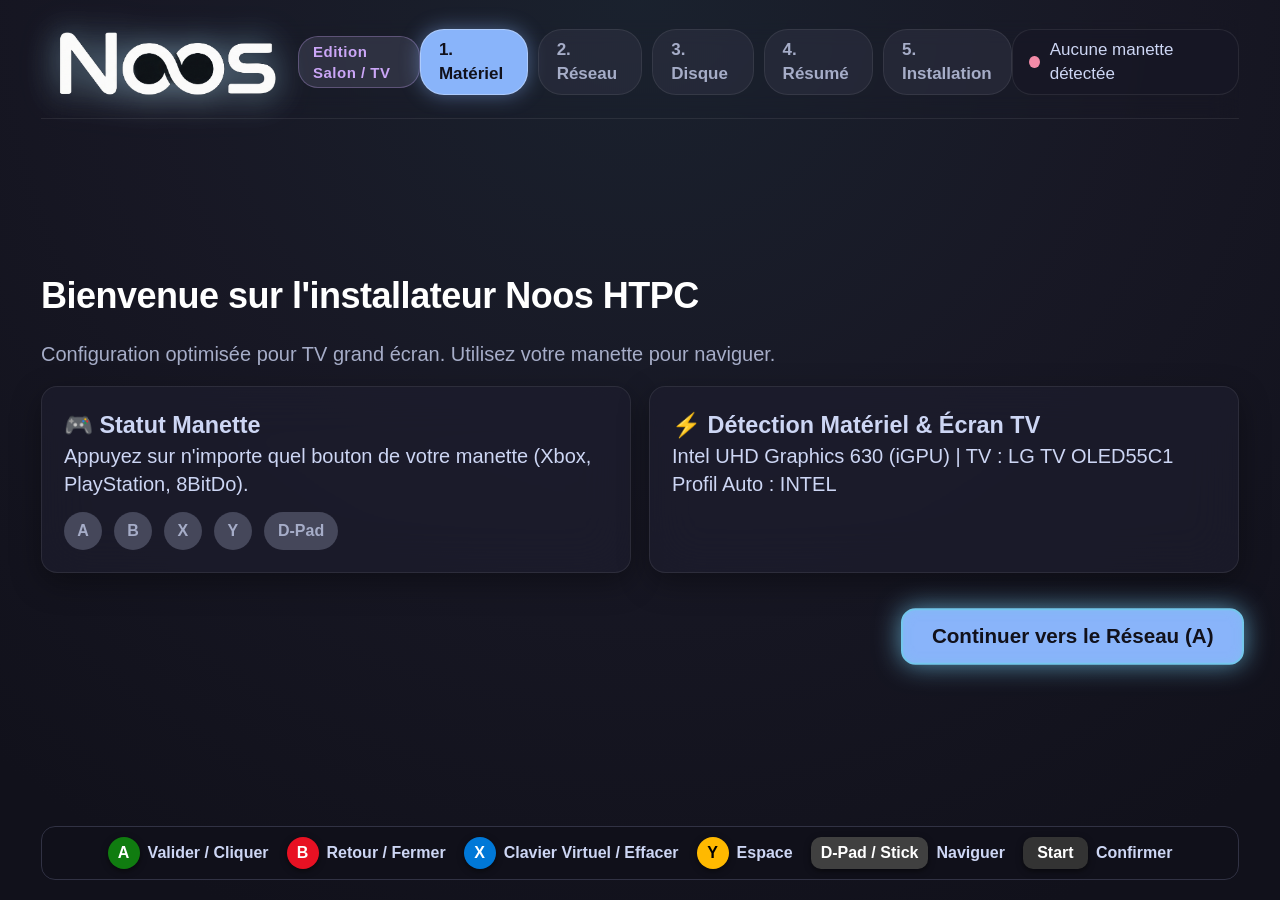
<file: installer/frontend/index.html>
<!DOCTYPE html>
<html lang="fr">
<head>
  <meta charset="UTF-8">
  <meta name="viewport" content="width=device-width, initial-scale=1.0">
  <title>Installation Noos HTPC</title>
  <link rel="stylesheet" href="css/style.css">
  <link rel="stylesheet" href="css/gamepad.css">
  <link rel="stylesheet" href="css/keyboard.css">
</head>
<body>
  <div class="app-container">
    <!-- En-tête TV -->
    <header class="tv-header">
      <div class="brand">
        <img src="assets/logo.png" alt="Noos HTPC" class="logo">
        <span class="version-tag">Edition Salon / TV</span>
      </div>
      <div class="steps-indicator">
        <div class="step-pill active" id="pill-step-1">1. Matériel</div>
        <div class="step-pill" id="pill-step-2">2. Réseau</div>
        <div class="step-pill" id="pill-step-3">3. Disque</div>
        <div class="step-pill" id="pill-step-4">4. Résumé</div>
        <div class="step-pill" id="pill-step-5">5. Installation</div>
      </div>
      <div class="gamepad-status" id="gamepad-badge">
        <span class="status-dot disconnected"></span>
        <span id="gamepad-name">En attente d'une manette...</span>
      </div>
    </header>

    <!-- Conteneur principal des étapes (Wizard) -->
    <main class="wizard-content">

      <!-- Étape 1 : Bienvenue & Détection Matériel -->
      <section class="wizard-step active" id="step-1">
        <h1 class="step-title">Bienvenue sur l'installateur Noos HTPC</h1>
        <p class="step-subtitle">Configuration optimisée pour TV grand écran. Utilisez votre manette pour naviguer.</p>

        <div class="hardware-card-grid">
          <div class="info-card">
            <h3>🎮 Statut Manette</h3>
            <div id="controller-info">Appuyez sur n'importe quel bouton de votre manette (Xbox, PlayStation, 8BitDo).</div>
            <div class="controller-visual" id="controller-visual">
              <span class="btn-indicator" id="ind-a">A</span>
              <span class="btn-indicator" id="ind-b">B</span>
              <span class="btn-indicator" id="ind-x">X</span>
              <span class="btn-indicator" id="ind-y">Y</span>
              <span class="btn-indicator" id="ind-dpad">D-Pad</span>
            </div>
          </div>

          <div class="info-card">
            <h3>⚡ Détection Matériel & Écran TV</h3>
            <div id="gpu-info-text">Analyse du matériel et de l'EDID TV en cours...</div>
            <div class="badge-recommendation" id="gpu-badge">Diagnostic Automatique</div>
          </div>
        </div>

        <div class="action-footer">
          <button class="tv-btn primary" data-focusable id="btn-goto-step-2">Continuer vers le Réseau (A)</button>
        </div>
      </section>

      <!-- Étape 2 : Connexion Réseau (Wi-Fi / Ethernet) -->
      <section class="wizard-step" id="step-2">
        <h1 class="step-title">Connexion Réseau</h1>
        <p class="step-subtitle">Une connexion Internet est nécessaire pour télécharger les derniers paquets NixOS.</p>

        <div class="network-layout">
          <div class="network-status-box" id="net-status-box">
            <span>Statut : </span><strong id="current-net-status">Vérification...</strong>
          </div>

          <div class="wifi-list-container">
            <h3>Réseaux Wi-Fi disponibles :</h3>
            <div class="wifi-grid" id="wifi-grid">
              <div class="loading-spinner">Recherche des réseaux Wi-Fi...</div>
            </div>
          </div>

          <div class="wifi-connect-box" id="wifi-password-box" style="display: none;">
            <label for="wifi-password-input">Mot de passe pour <span id="selected-ssid-name"></span> :</label>
            <div class="input-with-button">
              <input type="password" id="wifi-password-input" class="tv-input" data-focusable placeholder="Sélectionnez pour ouvrir le clavier virtuel">
              <button class="tv-btn secondary" data-focusable id="btn-open-osk">Clavier (X)</button>
              <button class="tv-btn primary" data-focusable id="btn-submit-wifi">Connecter (A)</button>
            </div>
          </div>
        </div>

        <div class="action-footer">
          <button class="tv-btn secondary" data-focusable id="btn-back-step-1">Retour (B)</button>
          <button class="tv-btn primary" data-focusable id="btn-goto-step-3">Continuer vers le Disque (A)</button>
        </div>
      </section>

      <!-- Étape 3 : Sélection du Disque Cible -->
      <section class="wizard-step" id="step-3">
        <h1 class="step-title">Sélection du Disque de Destination</h1>
        <p class="step-subtitle alert-text">⚠️ ATTENTION : Le disque sélectionné sera entièrement formaté pour Noos HTPC.</p>

        <div class="disks-grid" id="disks-grid">
          <div class="loading-spinner">Détection des disques de stockage...</div>
        </div>

        <div class="action-footer">
          <button class="tv-btn secondary" data-focusable id="btn-back-step-2">Retour (B)</button>
          <button class="tv-btn primary" data-focusable id="btn-goto-step-4" disabled>Confirmer le Disque (A)</button>
        </div>
      </section>

      <!-- Étape 4 : Diagnostic & Résumé Matériel Détecté (100% Automatique) -->
      <section class="wizard-step" id="step-4">
        <h1 class="step-title">Diagnostic & Configuration TV</h1>
        <p class="step-subtitle">Configuration matérielle et affichage TV automatiquement diagnostiqués et validés.</p>

        <div class="summary-container">
          <div class="summary-grid">
            <!-- Carte GPU -->
            <div class="summary-card">
              <div class="summary-card-header">
                <span class="card-icon">⚡</span>
                <h3>Carte Graphique (GPU)</h3>
              </div>
              <div class="summary-item">
                <span class="item-label">Composant détecté :</span>
                <strong id="summary-gpu-name" class="item-value">Chargement...</strong>
              </div>
              <div class="summary-item">
                <span class="item-label">Profil appliqué :</span>
                <span id="summary-gpu-profile" class="item-badge auto">INTEL (Auto)</span>
              </div>
            </div>

            <!-- Carte Affichage & TV EDID -->
            <div class="summary-card">
              <div class="summary-card-header">
                <span class="card-icon">📺</span>
                <h3>Affichage & Téléviseur (EDID)</h3>
              </div>
              <div class="summary-item">
                <span class="item-label">Téléviseur / Écran :</span>
                <strong id="summary-tv-name" class="item-value">Chargement...</strong>
              </div>
              <div class="summary-item">
                <span class="item-label">Résolution native :</span>
                <span id="summary-tv-resolution" class="item-badge info">1920 × 1080 @ 60Hz</span>
              </div>
              <div class="summary-item">
                <span class="item-label">Plage dynamique :</span>
                <span id="summary-tv-hdr" class="item-badge info">SDR</span>
              </div>
            </div>

            <!-- Carte Services & Audio -->
            <div class="summary-card">
              <div class="summary-card-header">
                <span class="card-icon">🔊</span>
                <h3>Audio & Multimédia</h3>
              </div>
              <div class="summary-item">
                <span class="item-label">Audio Bitperfect :</span>
                <span class="item-badge success">Passthrough HDMI / SPDIF</span>
              </div>
              <div class="summary-item">
                <span class="item-label">Ambilight TV :</span>
                <span class="item-badge success">HyperHDR (PipeWire 60 FPS)</span>
              </div>
            </div>

            <!-- Carte Stockage & Persistance -->
            <div class="summary-card">
              <div class="summary-card-header">
                <span class="card-icon">🛡️</span>
                <h3>Stockage & Persistance</h3>
              </div>
              <div class="summary-item">
                <span class="item-label">Disque cible :</span>
                <strong id="summary-target-disk" class="item-value">Sélectionné</strong>
              </div>
              <div class="summary-item">
                <span class="item-label">Mises à jour GitHub :</span>
                <span class="item-badge safe">Config locale protégée (*.local.nix)</span>
              </div>
            </div>
          </div>

          <!-- Liste des Fonctionnalités Détectées & Compatibles -->
          <div class="features-box">
            <h4>✨ Fonctionnalités Matérielles Activées & Optimisées :</h4>
            <ul id="summary-features-list" class="features-list">
              <li>Chargement du diagnostic matériel...</li>
            </ul>
          </div>
        </div>

        <div class="action-footer">
          <button class="tv-btn secondary" data-focusable id="btn-back-step-3">Retour (B)</button>
          <button class="tv-btn success large" data-focusable id="btn-start-install">LANCER L'INSTALLATION (START / A)</button>
        </div>
      </section>

      <!-- Étape 5 : Installation en Cours (Console stylisée, Glassy Blur & Progression) -->
      <section class="wizard-step" id="step-5">
        <div class="install-header">
          <div>
            <h1 class="step-title">Installation de Noos HTPC</h1>
            <p class="step-subtitle" id="install-current-step">Initialisation du système...</p>
          </div>
          <div class="package-counter-badge" id="package-counter" style="display: none;">
            <span class="pkg-icon">📦</span>
            <span class="pkg-label">Composants :</span>
            <span class="pkg-numbers" id="package-numbers">0 / 0</span>
          </div>
        </div>

        <div class="progress-container-glass">
          <div class="progress-bar-track">
            <div class="progress-bar-fill" id="progress-fill" style="width: 10%;"></div>
          </div>
          <div class="progress-info-row">
            <span class="progress-phase" id="progress-phase">Étape 1 / 6 : Préparation du stockage</span>
            <span class="progress-percentage" id="progress-text">10%</span>
          </div>
        </div>

        <div class="terminal-glass-window">
          <div class="terminal-titlebar">
            <div class="terminal-dots">
              <span class="dot close"></span>
              <span class="dot min"></span>
              <span class="dot max"></span>
            </div>
            <div class="terminal-title">Console Système — nixos-install (logs en direct)</div>
            <div class="terminal-live-badge"><span class="pulse-dot"></span> ACTIF</div>
          </div>
          <div class="terminal-log-box" id="terminal-logs">
            <div class="log-line notice">[Noos HTPC] Démarrage de la séquence d'installation...</div>
          </div>
        </div>
      </section>

      <!-- Étape 6 : Succès & Redémarrage -->
      <section class="wizard-step" id="step-6">
        <div class="success-banner">
          <h1>🎉 Installation Terminée avec Succès !</h1>
          <p>Noos HTPC a été déployé sur votre disque. Retirez la clé USB d'installation et redémarrez votre mini PC.</p>
          <button class="tv-btn success large" data-focusable id="btn-reboot-now">Redémarrer Noos HTPC (A)</button>
        </div>
      </section>

    </main>

    <!-- Clavier Virtuel TV (OSK) -->
    <div class="virtual-keyboard-overlay" id="osk-overlay">
      <div class="keyboard-dock">
        <div class="osk-input-preview">
          <span class="preview-label">Texte saisi :</span>
          <span class="preview-value" id="osk-preview"></span>
          <button class="osk-toggle-mask" data-focusable id="osk-mask-btn">👁️ Afficher</button>
        </div>
        <div class="keyboard-grid" id="osk-grid">
          <!-- Les touches sont générées dynamiquement par keyboard.js -->
        </div>
        <div class="osk-actions">
          <button class="osk-key action" data-action="space" data-focusable>ESPACE (Y)</button>
          <button class="osk-key action" data-action="backspace" data-focusable>EFFACER (X)</button>
          <button class="osk-key action primary" data-action="enter" data-focusable>VALIDER (START)</button>
          <button class="osk-key action" data-action="close" data-focusable>FERMER (B)</button>
        </div>
      </div>
    </div>

    <!-- Légende permanente des touches de manette en bas de l'écran -->
    <footer class="gamepad-legend">
      <div class="legend-item"><span class="btn-badge a">A</span> Valider / Cliquer</div>
      <div class="legend-item"><span class="btn-badge b">B</span> Retour / Fermer</div>
      <div class="legend-item"><span class="btn-badge x">X</span> Clavier Virtuel / Effacer</div>
      <div class="legend-item"><span class="btn-badge y">Y</span> Espace</div>
      <div class="legend-item"><span class="btn-badge dpad">D-Pad / Stick</span> Naviguer</div>
      <div class="legend-item"><span class="btn-badge start">Start</span> Confirmer</div>
    </footer>
  </div>

  <script src="js/keyboard.js"></script>
  <script src="js/gamepad.js"></script>
  <script src="js/app.js"></script>
</body>
</html>
</file>
<file: dashboard/frontend/css/style.css>
/* ==============================================================================
   NOOS TV DASHBOARD - PALETTE PREMIUM ANDROID TV / GOOGLE TV / APPLE TV
   Noir OLED profond, verre fumé dépoli, typographie ultra-précise, 10-foot UI
   ============================================================================== */

:root {
  /* Nuances sombres ultra-profondes (OLED Black) */
  --bg-oled: #07080b;
  --bg-surface: #0f1117;
  --bg-card: #131722;
  --bg-card-hover: #1c2232;
  --bg-pill: #161b29;

  /* Bordures et séparateurs en verre fin */
  --border-subtle: rgba(255, 255, 255, 0.08);
  --border-focus: rgba(255, 255, 255, 0.95);
  --border-glow: rgba(255, 255, 255, 0.25);

  /* Typographie & Contraste */
  --text-main: #f8fafc;
  --text-muted: #94a3b8;
  --text-dim: #64748b;

  /* Accents d'état discrets */
  --accent-blue: #38bdf8;
  --accent-cyan: #06b6d4;
  --accent-green: #10b981;
  --accent-danger: #ef4444;

  /* Géométrie & Transitions TV */
  --radius-card: 20px;
  --radius-pill: 100px;
  --anim-ease: cubic-bezier(0.16, 1, 0.3, 1);
  --anim-fast: 0.22s var(--anim-ease);
}

* {
  margin: 0;
  padding: 0;
  box-sizing: border-box;
  user-select: none;
  -webkit-user-drag: none;
}

body.tv-mode {
  width: 100vw;
  height: 100vh;
  overflow: hidden;
  background-color: var(--bg-oled);
  font-family: -apple-system, BlinkMacSystemFont, "Segoe UI", Roboto, "Helvetica Neue", Inter, Arial, sans-serif;
  color: var(--text-main);
  position: relative;
}

/* Lueur diffuse d'ambiance dynamique (optimisée sans filtre blur GPU) */
.ambient-glow {
  position: absolute;
  top: -10%;
  left: 20%;
  width: 60vw;
  height: 60vh;
  border-radius: 50%;
  background: radial-gradient(circle, rgba(56, 189, 248, 0.16) 0%, rgba(56, 189, 248, 0.05) 40%, rgba(7, 8, 11, 0) 70%);
  pointer-events: none;
  z-index: 0;
  transition: background 0.8s var(--anim-ease), opacity 0.8s var(--anim-ease);
  will-change: background;
}

.vignette-overlay {
  position: absolute;
  inset: 0;
  background: radial-gradient(circle at 50% 50%, transparent 40%, rgba(0, 0, 0, 0.75) 100%);
  pointer-events: none;
  z-index: 1;
}

/* Conteneur principal 1920x1080 */
.tv-container {
  position: relative;
  z-index: 2;
  width: 100%;
  height: 100%;
  display: flex;
  flex-direction: column;
  justify-content: space-between;
  padding: 48px 64px 32px 64px;
}

/* ==============================================================================
   1. EN-TÊTE SUPÉRIEUR (Header)
   ============================================================================== */
.tv-header {
  display: flex;
  align-items: center;
  justify-content: space-between;
  height: 60px;
}

.brand-group {
  display: flex;
  align-items: center;
  gap: 12px;
}

.brand-logo {
  font-size: 26px;
  font-weight: 800;
  letter-spacing: 2px;
  color: #ffffff;
}

.brand-accent {
  color: var(--accent-blue);
  margin-left: 2px;
}

.brand-badge {
  font-size: 10px;
  font-weight: 700;
  letter-spacing: 1.5px;
  padding: 4px 10px;
  background: rgba(255, 255, 255, 0.08);
  border: 1px solid var(--border-subtle);
  border-radius: var(--radius-pill);
  color: var(--text-muted);
}

.tv-nav {
  display: flex;
  align-items: center;
  gap: 8px;
  background: rgba(18, 22, 33, 0.85);
  padding: 4px;
  border-radius: var(--radius-pill);
  border: 1px solid var(--border-subtle);
}

.nav-item {
  background: none;
  border: none;
  color: var(--text-muted);
  font-size: 14px;
  font-weight: 600;
  padding: 8px 20px;
  border-radius: var(--radius-pill);
  cursor: pointer;
  transition: all var(--anim-fast);
}

.nav-item.active, .nav-item:focus {
  background: rgba(255, 255, 255, 0.12);
  color: #ffffff;
  outline: none;
}

.status-group {
  display: flex;
  align-items: center;
  gap: 16px;
}

.status-pill {
  display: flex;
  align-items: center;
  gap: 8px;
  padding: 6px 14px;
  background: rgba(22, 27, 40, 0.85);
  border: 1px solid var(--border-subtle);
  border-radius: var(--radius-pill);
  font-size: 13px;
  font-weight: 600;
  color: var(--text-main);
}

.hdr-active {
  background: rgba(16, 185, 129, 0.1);
  border-color: rgba(16, 185, 129, 0.3);
  color: #34d399;
}

.sdr-active {
  background: rgba(56, 189, 248, 0.08);
  border-color: rgba(56, 189, 248, 0.25);
  color: #38bdf8;
}

.status-dot {
  width: 8px;
  height: 8px;
  border-radius: 50%;
  background-color: #34d399;
  box-shadow: 0 0 10px #34d399;
}

.status-dot.sdr {
  background-color: #38bdf8;
  box-shadow: 0 0 10px #38bdf8;
}

.status-icon {
  width: 16px;
  height: 16px;
  stroke: var(--text-muted);
}

.clock-display {
  font-size: 18px;
  font-weight: 700;
  color: #ffffff;
  letter-spacing: 1px;
}

.power-btn {
  width: 40px;
  height: 40px;
  border-radius: 50%;
  background: var(--bg-pill);
  border: 1px solid var(--border-subtle);
  color: var(--text-muted);
  display: flex;
  align-items: center;
  justify-content: center;
  cursor: pointer;
  transition: all var(--anim-fast);
}

.power-btn svg {
  width: 18px;
  height: 18px;
}

.power-btn:hover, .power-btn:focus {
  background: rgba(239, 68, 68, 0.2);
  border-color: rgba(239, 68, 68, 0.5);
  color: #ef4444;
  outline: none;
  transform: scale(1.08);
}

/* ==============================================================================
   2. VITRINE HERO (Showcase)
   ============================================================================== */
.hero-showcase {
  max-width: 850px;
  margin-top: 20px;
  display: flex;
  flex-direction: column;
  gap: 16px;
}

.hero-badge {
  display: inline-block;
  align-self: flex-start;
  padding: 4px 12px;
  font-size: 11px;
  font-weight: 700;
  letter-spacing: 1.5px;
  text-transform: uppercase;
  background: rgba(22, 28, 44, 0.9);
  border: 1px solid var(--border-subtle);
  border-radius: var(--radius-pill);
  color: var(--accent-blue);
}

.hero-title {
  font-size: 54px;
  font-weight: 800;
  letter-spacing: -1px;
  line-height: 1.05;
  color: #ffffff;
  text-shadow: 0 4px 20px rgba(0, 0, 0, 0.5);
}

.hero-description {
  font-size: 18px;
  line-height: 1.5;
  color: var(--text-muted);
  max-width: 720px;
}

.hero-actions {
  display: flex;
  align-items: center;
  gap: 20px;
  margin-top: 8px;
}

.btn-primary-action {
  display: flex;
  align-items: center;
  gap: 12px;
  padding: 14px 28px;
  background: #ffffff;
  color: #07080b;
  border: none;
  border-radius: var(--radius-pill);
  font-size: 16px;
  font-weight: 700;
  cursor: pointer;
  box-shadow: 0 10px 30px rgba(255, 255, 255, 0.2);
  transition: all var(--anim-fast);
}

.btn-pad-icon {
  display: inline-flex;
  align-items: center;
  justify-content: center;
  width: 24px;
  height: 24px;
  border-radius: 50%;
  background: #07080b;
  color: #ffffff;
  font-size: 12px;
  font-weight: 800;
}

.btn-primary-action:hover, .btn-primary-action:focus {
  transform: scale(1.05);
  box-shadow: 0 15px 35px rgba(255, 255, 255, 0.35);
  outline: none;
}

.hero-meta-tag {
  font-size: 14px;
  font-weight: 600;
  color: var(--text-dim);
}

/* ==============================================================================
   3. SECTION DES APPLICATIONS (Tuiles)
   ============================================================================== */
.apps-section {
  display: flex;
  flex-direction: column;
  gap: 16px;
  margin-top: auto;
  margin-bottom: 24px;
}

.section-title {
  font-size: 18px;
  font-weight: 700;
  letter-spacing: 0.5px;
  color: var(--text-main);
  text-transform: uppercase;
}

.apps-grid {
  display: flex;
  gap: 20px;
  padding: 14px 4px 24px 4px;
  overflow-x: auto;
  overflow-y: visible;
  scrollbar-width: none;
}

.apps-grid::-webkit-scrollbar {
  display: none;
}

/* Carte Application */
.app-card {
  position: relative;
  flex: 0 0 230px;
  min-width: 230px;
  background: var(--bg-card);
  border: 1px solid var(--border-subtle);
  border-radius: var(--radius-card);
  height: 210px;
  cursor: pointer;
  outline: none;
  transition: transform var(--anim-fast), border-color var(--anim-fast), box-shadow var(--anim-fast), background var(--anim-fast);
  will-change: transform;
  transform: translateZ(0);
  overflow: hidden;
}

.app-card.has-disc {
  border-color: rgba(56, 189, 248, 0.45);
  background: rgba(56, 189, 248, 0.05);
}

.app-card.has-disc .card-icon-wrap {
  animation: pulse-disc 2.5s infinite ease-in-out;
}

@keyframes pulse-disc {
  0%, 100% { transform: scale(1); box-shadow: 0 0 0 rgba(56, 189, 248, 0); }
  50% { transform: scale(1.06); box-shadow: 0 0 20px rgba(56, 189, 248, 0.45); }
}

.card-inner {
  height: 100%;
  display: flex;
  flex-direction: column;
  justify-content: space-between;
  padding: 22px;
  position: relative;
  z-index: 1;
}

.card-glow {
  position: absolute;
  inset: 0;
  background: radial-gradient(circle at 50% 10%, rgba(255, 255, 255, 0.08) 0%, transparent 80%);
  opacity: 0;
  transition: opacity var(--anim-fast);
  pointer-events: none;
}

/* Icônes d'applications */
.card-icon-wrap {
  width: 52px;
  height: 52px;
  border-radius: 14px;
  display: flex;
  align-items: center;
  justify-content: center;
  background: rgba(255, 255, 255, 0.05);
  border: 1px solid rgba(255, 255, 255, 0.1);
  transition: transform var(--anim-fast);
}

.card-icon-wrap svg {
  width: 26px;
  height: 26px;
}

.icon-red { color: #f87171; background: rgba(239, 68, 68, 0.12); border-color: rgba(239, 68, 68, 0.25); }
.icon-purple { color: #c084fc; background: rgba(168, 85, 247, 0.12); border-color: rgba(168, 85, 247, 0.25); }
.icon-cyan { color: #38bdf8; background: rgba(56, 189, 248, 0.12); border-color: rgba(56, 189, 248, 0.25); }
.icon-green { color: #34d399; background: rgba(16, 185, 129, 0.12); border-color: rgba(16, 185, 129, 0.25); }
.icon-lime { color: #86efac; background: rgba(38, 162, 105, 0.15); border-color: rgba(152, 227, 87, 0.3); }
.icon-amber { color: #fbbf24; background: rgba(245, 158, 11, 0.12); border-color: rgba(245, 158, 11, 0.25); }
.icon-slate { color: #94a3b8; background: rgba(148, 163, 184, 0.12); border-color: rgba(148, 163, 184, 0.25); }

.app-card.category-hidden {
  display: none !important;
}

.card-text {
  display: flex;
  flex-direction: column;
  gap: 4px;
}

.card-badge {
  font-size: 11px;
  font-weight: 700;
  text-transform: uppercase;
  letter-spacing: 0.8px;
  color: var(--text-dim);
}

.card-title {
  font-size: 18px;
  font-weight: 700;
  color: #ffffff;
}

.card-subtitle {
  font-size: 13px;
  font-weight: 500;
  color: var(--text-muted);
  white-space: nowrap;
  overflow: hidden;
  text-overflow: ellipsis;
}

/* ==============================================================================
   4. FOCUS TV INTERACTIF (Gamepad / Télécommande)
   ============================================================================== */
.app-card:focus, .app-card.focused {
  background: rgba(255, 255, 255, 0.08);
  border-color: var(--border-focus);
  transform: translateY(-8px) scale(1.04);
  box-shadow: 0 24px 50px rgba(0, 0, 0, 0.85),
              0 0 0 2px rgba(255, 255, 255, 0.9),
              0 0 35px var(--border-glow);
  z-index: 10;
}

.app-card:focus .card-glow, .app-card.focused .card-glow {
  opacity: 1;
}

.app-card:focus .card-icon-wrap, .app-card.focused .card-icon-wrap {
  transform: scale(1.1);
}

/* ==============================================================================
   5. PIED DE PAGE & HINTS MANETTE
   ============================================================================== */
.tv-footer {
  display: flex;
  align-items: center;
  justify-content: space-between;
  padding-top: 16px;
  border-top: 1px solid rgba(255, 255, 255, 0.05);
}

.gamepad-hints {
  display: flex;
  align-items: center;
  gap: 24px;
}

.hint-item {
  display: flex;
  align-items: center;
  gap: 8px;
  font-size: 13px;
  font-weight: 600;
  color: var(--text-muted);
}

.btn-bubble {
  display: inline-flex;
  align-items: center;
  justify-content: center;
  width: 22px;
  height: 22px;
  border-radius: 50%;
  font-size: 11px;
  font-weight: 800;
  color: #ffffff;
  background: rgba(255, 255, 255, 0.15);
  border: 1px solid rgba(255, 255, 255, 0.25);
  box-shadow: 0 2px 5px rgba(0, 0, 0, 0.5);
}

.btn-a { background: #10b981; border-color: #34d399; }
.btn-b { background: #ef4444; border-color: #f87171; }
.btn-x { background: #3b82f6; border-color: #60a5fa; }
.btn-y { background: #f59e0b; border-color: #fbbf24; }
.btn-dpad { background: rgba(255, 255, 255, 0.12); color: #ffffff; }
.btn-shoulder { width: auto; min-width: 26px; height: 20px; padding: 0 6px; border-radius: 6px; font-size: 10px; font-weight: 800; background: rgba(255, 255, 255, 0.15); border: 1px solid rgba(255, 255, 255, 0.3); }

.footer-os-info {
  font-size: 12px;
  font-weight: 600;
  color: var(--text-dim);
  letter-spacing: 0.5px;
}

/* ==============================================================================
   6. MODAL PARAMÈTRES / ALIMENTATION
   ============================================================================== */
.modal-overlay {
  position: absolute;
  inset: 0;
  background: rgba(5, 7, 10, 0.94);
  z-index: 100;
  display: flex;
  align-items: center;
  justify-content: center;
  opacity: 1;
  transition: opacity var(--anim-fast);
}

.hidden {
  display: none !important;
}

.modal-overlay.hidden {
  display: flex !important;
  opacity: 0;
  pointer-events: none;
}

.modal-panel {
  width: 820px;
  max-width: 95vw;
  max-height: 92vh;
  overflow-y: auto;
  background: #11131a;
  border: 1px solid var(--border-subtle);
  border-radius: 24px;
  padding: 32px;
  box-shadow: 0 30px 60px rgba(0, 0, 0, 0.9);
  display: flex;
  flex-direction: column;
  gap: 24px;
}

/* ==============================================================================
   6.1. MODALES PLEIN ÉCRAN POUR TV DE SALON (PARAMÈTRES & MISES À JOUR)
   ============================================================================== */
.modal-overlay.fullscreen-overlay {
  position: fixed;
  inset: 0;
  width: 100vw;
  height: 100vh;
  z-index: 1000;
  background: radial-gradient(circle at 50% 0%, rgba(116, 199, 236, 0.08) 0%, rgba(17, 17, 27, 0.99) 45%, #0c0d14 100%);
  display: flex;
  flex-direction: column;
  padding: 3.5vh 5vw;
  box-sizing: border-box;
  overflow-y: auto;
  overflow-x: hidden;
}

.modal-overlay.fullscreen-overlay.hidden {
  display: flex !important;
  opacity: 0;
  pointer-events: none;
}

.modal-overlay.fullscreen-overlay .modal-panel {
  width: 100%;
  max-width: 1400px;
  max-height: none;
  background: transparent;
  border: none;
  box-shadow: none;
  padding: 0;
  gap: 26px;
  margin: 0 auto;
}

.modal-overlay.fullscreen-overlay .modal-header {
  border-bottom: 1px solid rgba(255, 255, 255, 0.08);
  padding-bottom: 18px;
  display: flex;
  align-items: center;
  justify-content: space-between;
}

.modal-overlay.fullscreen-overlay .modal-title {
  font-size: 32px;
  font-weight: 800;
  color: #ffffff;
  letter-spacing: -0.5px;
}

.modal-subtitle {
  font-size: 16px;
  color: var(--ctp-subtext, #a6adc8);
  margin-top: 4px;
}

/* Bouton Retour Manette (B) */
.btn-action-secondary {
  display: inline-flex;
  align-items: center;
  gap: 12px;
  background: rgba(255, 255, 255, 0.06);
  border: 1px solid rgba(255, 255, 255, 0.12);
  color: #cdd6f4;
  padding: 12px 24px;
  border-radius: 14px;
  font-size: 18px;
  font-weight: 700;
  cursor: pointer;
  transition: all 0.2s ease;
  outline: none;
}

.btn-action-secondary:focus,
.btn-action-secondary.focused {
  background: rgba(116, 199, 236, 0.25);
  border-color: #74c7ec;
  box-shadow: 0 0 20px rgba(116, 199, 236, 0.4);
  transform: scale(1.04);
}

.btn-pad-icon {
  background: #f38ba8;
  color: #11111b;
  font-weight: 900;
  font-size: 13px;
  width: 24px;
  height: 24px;
  border-radius: 50%;
  display: inline-flex;
  align-items: center;
  justify-content: center;
  box-shadow: 0 2px 6px rgba(0, 0, 0, 0.4);
}

/* Grille des Sources et Sorties Audio TV */
.setting-audio-container {
  display: flex;
  flex-direction: column;
  gap: 14px;
  background: rgba(255, 255, 255, 0.025);
  border: 1px solid rgba(255, 255, 255, 0.08);
  border-radius: 20px;
  padding: 22px;
}

/* Contrôle du Volume Principal Système */
.audio-volume-panel {
  background: rgba(255, 255, 255, 0.04);
  border: 1px solid rgba(255, 255, 255, 0.08);
  border-radius: 16px;
  padding: 16px 20px;
  margin-bottom: 8px;
  display: flex;
  flex-direction: column;
  gap: 12px;
}

.audio-volume-header {
  display: flex;
  justify-content: space-between;
  align-items: center;
}

.volume-title-group {
  display: flex;
  align-items: center;
  gap: 12px;
}

.volume-label {
  font-size: 16px;
  font-weight: 700;
  color: #ffffff;
}

.volume-val-badge {
  font-size: 14px;
  font-weight: 700;
  background: rgba(56, 189, 248, 0.15);
  color: var(--accent-blue);
  border: 1px solid rgba(56, 189, 248, 0.3);
  padding: 3px 12px;
  border-radius: 12px;
  min-width: 52px;
  text-align: center;
}

.volume-mute-btn {
  background: rgba(255, 255, 255, 0.06);
  border: 1px solid var(--border-subtle);
  color: var(--text-main);
  padding: 6px 14px;
  border-radius: 20px;
  font-size: 14px;
  font-weight: 600;
  cursor: pointer;
  display: inline-flex;
  align-items: center;
  gap: 8px;
  transition: all var(--anim-fast);
  outline: none;
}

.volume-mute-btn.muted {
  background: rgba(239, 68, 68, 0.2);
  border-color: rgba(239, 68, 68, 0.5);
  color: #fca5a5;
}

.volume-mute-btn:focus,
.volume-mute-btn.focused {
  border-color: var(--border-focus);
  background: rgba(255, 255, 255, 0.18);
  box-shadow: 0 0 16px rgba(255, 255, 255, 0.4);
  transform: scale(1.04);
}

.volume-slider-track-wrap {
  display: flex;
  align-items: center;
  gap: 16px;
  width: 100%;
}

.vol-btn {
  background: rgba(255, 255, 255, 0.06);
  border: 1px solid var(--border-subtle);
  color: var(--text-main);
  width: 38px;
  height: 38px;
  border-radius: 50%;
  font-size: 18px;
  font-weight: 700;
  display: flex;
  align-items: center;
  justify-content: center;
  cursor: pointer;
  outline: none;
  transition: all var(--anim-fast);
  flex-shrink: 0;
}

.vol-btn:focus,
.vol-btn.focused {
  background: rgba(56, 189, 248, 0.25);
  border-color: var(--accent-blue);
  box-shadow: 0 0 16px rgba(56, 189, 248, 0.6);
  color: #fff;
  transform: scale(1.12);
}

.volume-slider-container {
  position: relative;
  flex: 1;
  height: 14px;
  display: flex;
  align-items: center;
}

.tv-range-slider {
  -webkit-appearance: none;
  appearance: none;
  width: 100%;
  height: 8px;
  border-radius: 4px;
  background: rgba(255, 255, 255, 0.12);
  outline: none;
  cursor: pointer;
  position: relative;
  z-index: 2;
  margin: 0;
}

.tv-range-slider::-webkit-slider-thumb {
  -webkit-appearance: none;
  appearance: none;
  width: 24px;
  height: 24px;
  border-radius: 50%;
  background: var(--accent-blue);
  border: 2px solid #fff;
  box-shadow: 0 0 12px rgba(56, 189, 248, 0.6);
  cursor: pointer;
  transition: transform var(--anim-fast);
}

.tv-range-slider:focus::-webkit-slider-thumb,
.tv-range-slider.focused::-webkit-slider-thumb {
  transform: scale(1.35);
  box-shadow: 0 0 20px rgba(56, 189, 248, 0.95);
  border-color: #ffffff;
}

.tv-range-slider:focus,
.tv-range-slider.focused {
  outline: none;
}

.slider-fill-bar {
  position: absolute;
  left: 0;
  top: calc(50% - 4px);
  height: 8px;
  background: linear-gradient(90deg, #0284c7, var(--accent-blue));
  border-radius: 4px;
  pointer-events: none;
  z-index: 1;
  transition: width 0.05s ease-out;
}

.audio-sinks-grid {
  display: grid;
  grid-template-columns: repeat(auto-fit, minmax(360px, 1fr));
  gap: 16px;
}

.audio-sink-card {
  display: flex;
  align-items: center;
  justify-content: space-between;
  gap: 16px;
  padding: 16px 20px;
  background: rgba(255, 255, 255, 0.035);
  border: 2px solid rgba(255, 255, 255, 0.08);
  border-radius: 16px;
  cursor: pointer;
  transition: all 0.2s cubic-bezier(0.4, 0, 0.2, 1);
  outline: none;
}

.audio-sink-card:focus,
.audio-sink-card.focused {
  background: rgba(116, 199, 236, 0.18);
  border-color: #74c7ec;
  box-shadow: 0 0 22px rgba(116, 199, 236, 0.35);
  transform: translateY(-2px) scale(1.02);
}

.audio-sink-card.active {
  border-color: #a6e3a1;
  background: rgba(166, 227, 161, 0.12);
  box-shadow: 0 0 15px rgba(166, 227, 161, 0.25);
}

.audio-sink-left {
  display: flex;
  align-items: center;
  gap: 14px;
  flex: 1;
  min-width: 0;
}

.audio-sink-icon {
  font-size: 28px;
}

.audio-sink-details {
  display: flex;
  flex-direction: column;
  gap: 4px;
  min-width: 0;
}

.audio-sink-name {
  font-size: 17px;
  font-weight: 700;
  color: #ffffff;
  white-space: nowrap;
  overflow: hidden;
  text-overflow: ellipsis;
}

.audio-sink-sub {
  font-size: 13px;
  color: #a6adc8;
}

.audio-sink-badge {
  padding: 4px 12px;
  border-radius: 12px;
  font-size: 13px;
  font-weight: 800;
  white-space: nowrap;
}

.audio-sink-badge.active {
  background: rgba(166, 227, 161, 0.25);
  color: #a6e3a1;
  border: 1px solid rgba(166, 227, 161, 0.4);
}

.audio-sink-badge.inactive {
  background: rgba(255, 255, 255, 0.06);
  color: #6c7086;
  border: 1px solid rgba(255, 255, 255, 0.1);
}

.audio-sink-loading {
  font-size: 16px;
  color: #a6adc8;
  padding: 12px;
}

.modal-header {
  display: flex;
  align-items: center;
  justify-content: space-between;
}

.modal-title {
  font-size: 24px;
  font-weight: 800;
  color: #ffffff;
}

.modal-close-btn {
  background: none;
  border: none;
  font-size: 28px;
  color: var(--text-muted);
  cursor: pointer;
}

.modal-body {
  display: flex;
  flex-direction: column;
  gap: 20px;
}

.setting-row {
  display: flex;
  align-items: center;
  justify-content: space-between;
  padding: 16px;
  background: rgba(255, 255, 255, 0.03);
  border: 1px solid var(--border-subtle);
  border-radius: 16px;
}

.setting-name {
  font-size: 16px;
  font-weight: 700;
  color: #ffffff;
}

.setting-desc {
  font-size: 13px;
  color: var(--text-muted);
  margin-top: 4px;
}

.toggle-btn {
  padding: 8px 20px;
  border-radius: var(--radius-pill);
  font-size: 14px;
  font-weight: 700;
  border: none;
  cursor: pointer;
  background: rgba(255, 255, 255, 0.1);
  color: var(--text-muted);
  transition: all var(--anim-fast);
}

.toggle-btn.active {
  background: var(--accent-green);
  color: #ffffff;
  box-shadow: 0 0 15px rgba(16, 185, 129, 0.4);
}

.toggle-btn:hover,
.toggle-btn:focus {
  outline: none;
  border-color: var(--accent-blue);
  box-shadow: 0 0 0 3px rgba(59, 130, 246, 0.45), 0 0 20px rgba(59, 130, 246, 0.35);
  transform: translateY(-2px) scale(1.04);
}

.badge-pill {
  padding: 6px 14px;
  border-radius: var(--radius-pill);
  background: rgba(255, 255, 255, 0.06);
  border: 1px solid var(--border-subtle);
  font-size: 12px;
  font-weight: 700;
  color: var(--text-main);
}

.power-actions-grid {
  display: grid;
  grid-template-columns: repeat(3, 1fr);
  gap: 14px;
  margin-top: 10px;
}

.power-action-btn {
  display: flex;
  flex-direction: column;
  align-items: center;
  gap: 10px;
  padding: 18px 12px;
  background: rgba(255, 255, 255, 0.04);
  border: 1px solid var(--border-subtle);
  border-radius: 16px;
  color: #ffffff;
  font-size: 14px;
  font-weight: 700;
  cursor: pointer;
  transition: all var(--anim-fast);
}

.power-action-btn svg {
  width: 24px;
  height: 24px;
}

.power-action-btn:hover, .power-action-btn:focus {
  background: rgba(255, 255, 255, 0.12);
  border-color: #ffffff;
  transform: scale(1.04);
  outline: none;
}

.power-action-btn.btn-danger:hover, .power-action-btn.btn-danger:focus {
  background: rgba(239, 68, 68, 0.2);
  border-color: #ef4444;
  color: #ef4444;
}

/* ==============================================================================
   7. PASTILLE DE MISE À JOUR (Badge Rouge Pulsant)
   ============================================================================== */
.update-badge {
  position: absolute;
  top: 14px;
  right: 14px;
  width: 14px;
  height: 14px;
  background: #ef4444;
  border-radius: 50%;
  border: 2px solid #0b0c10;
  box-shadow: 0 0 12px #ef4444, 0 0 24px rgba(239, 68, 68, 0.7);
  animation: pulse-update-badge 1.8s infinite ease-in-out;
  z-index: 5;
}

@keyframes pulse-update-badge {
  0%, 100% {
    transform: scale(1);
    box-shadow: 0 0 10px #ef4444, 0 0 20px rgba(239, 68, 68, 0.6);
  }
  50% {
    transform: scale(1.3);
    box-shadow: 0 0 18px #ef4444, 0 0 32px rgba(239, 68, 68, 0.95);
  }
}

/* ==============================================================================
   8. SÉLECTEUR DE DISPOSITION CLAVIER VIRTUEL
   ============================================================================== */
.keyboard-layout-selector {
  display: flex;
  gap: 8px;
}

.choice-pill {
  padding: 8px 16px;
  border-radius: var(--radius-pill);
  background: rgba(255, 255, 255, 0.06);
  border: 1px solid var(--border-subtle);
  font-size: 13px;
  font-weight: 700;
  color: var(--text-muted);
  cursor: pointer;
  transition: all var(--anim-fast);
}

.choice-pill:hover, .choice-pill:focus {
  background: rgba(255, 255, 255, 0.12);
  border-color: rgba(255, 255, 255, 0.4);
  color: #fff;
  outline: none;
}

.choice-pill.active {
  background: #3b82f6;
  border-color: #60a5fa;
  color: #ffffff;
  box-shadow: 0 0 15px rgba(59, 130, 246, 0.4);
}

/* ==============================================================================
   8b. SECTION D'UPSCALING VIDÉO MPV (AMD, NVIDIA, INTEL)
   ============================================================================== */
.setting-upscale-container {
  display: flex;
  flex-direction: column;
  gap: 14px;
  padding: 18px;
  background: rgba(255, 255, 255, 0.025);
  border: 1px solid var(--border-subtle);
  border-radius: 18px;
}

.setting-section-header {
  display: flex;
  align-items: center;
  justify-content: space-between;
  padding-bottom: 10px;
  border-bottom: 1px solid rgba(255, 255, 255, 0.06);
}

.setting-section-title {
  display: flex;
  align-items: center;
  gap: 10px;
  font-size: 15px;
  font-weight: 800;
  color: #ffffff;
}

.setting-section-title svg {
  color: #38bdf8;
}

.upscale-hw-info {
  display: flex;
  gap: 8px;
}

.hw-badge {
  padding: 4px 10px;
  border-radius: var(--radius-pill);
  font-size: 11px;
  font-weight: 700;
  background: rgba(255, 255, 255, 0.06);
  border: 1px solid var(--border-subtle);
  color: var(--text-dim);
}

.hw-badge.hw-res {
  color: #38bdf8;
  border-color: rgba(56, 189, 248, 0.3);
  background: rgba(56, 189, 248, 0.08);
}

.hw-badge.hw-gpu {
  color: #f59e0b;
  border-color: rgba(245, 158, 11, 0.3);
  background: rgba(245, 158, 11, 0.08);
}

.upscale-gpu-selector {
  display: flex;
  align-items: center;
  justify-content: space-between;
}

.selector-label {
  font-size: 13px;
  font-weight: 600;
  color: var(--text-muted);
}

.gpu-pills {
  display: flex;
  gap: 8px;
}

.gpu-pill {
  display: flex;
  align-items: center;
  gap: 6px;
  padding: 6px 14px;
  border-radius: var(--radius-pill);
  background: rgba(255, 255, 255, 0.05);
  border: 1px solid var(--border-subtle);
  color: var(--text-muted);
  font-size: 12px;
  font-weight: 700;
  cursor: pointer;
  transition: all var(--anim-fast);
}

.gpu-pill:hover, .gpu-pill:focus {
  background: rgba(255, 255, 255, 0.12);
  border-color: rgba(255, 255, 255, 0.3);
  color: #fff;
  outline: none;
}

.gpu-pill.active {
  background: rgba(56, 189, 248, 0.15);
  border-color: #38bdf8;
  color: #38bdf8;
  box-shadow: 0 0 12px rgba(56, 189, 248, 0.25);
}

.brand-dot {
  width: 8px;
  height: 8px;
  border-radius: 50%;
}
.dot-amd { background: #ef4444; }
.dot-nvidia { background: #22c55e; }
.dot-intel { background: #3b82f6; }

.upscale-profiles-grid {
  display: grid;
  grid-template-columns: repeat(3, 1fr);
  gap: 12px;
  margin-top: 4px;
}

.upscale-card {
  position: relative;
  background: rgba(255, 255, 255, 0.03);
  border: 1px solid var(--border-subtle);
  border-radius: 14px;
  padding: 14px;
  cursor: pointer;
  display: flex;
  flex-direction: column;
  gap: 8px;
  transition: all var(--anim-fast);
  text-align: left;
}

.upscale-card:hover, .upscale-card:focus, .upscale-card.focused {
  background: rgba(255, 255, 255, 0.08);
  border-color: #38bdf8;
  transform: translateY(-3px);
  box-shadow: 0 10px 24px rgba(0, 0, 0, 0.6), 0 0 20px rgba(56, 189, 248, 0.3);
  outline: none;
}

.upscale-card.active-profile {
  background: rgba(56, 189, 248, 0.08);
  border-color: #38bdf8;
  box-shadow: 0 0 20px rgba(56, 189, 248, 0.25);
}

.upscale-card-header {
  display: flex;
  align-items: center;
  justify-content: space-between;
}

.upscale-level-badge {
  font-size: 10px;
  font-weight: 800;
  text-transform: uppercase;
  letter-spacing: 0.5px;
  padding: 2px 8px;
  border-radius: var(--radius-pill);
}

.level-simple {
  background: rgba(16, 185, 129, 0.15);
  color: #10b981;
  border: 1px solid rgba(16, 185, 129, 0.3);
}

.level-moyen {
  background: rgba(56, 189, 248, 0.15);
  color: #38bdf8;
  border: 1px solid rgba(56, 189, 248, 0.3);
}

.level-eleve {
  background: rgba(168, 85, 247, 0.15);
  color: #a855f7;
  border: 1px solid rgba(168, 85, 247, 0.3);
}

.upscale-status-indicator {
  font-size: 10px;
  font-weight: 800;
  color: #10b981;
  display: flex;
  align-items: center;
  gap: 4px;
}

.upscale-status-indicator .indicator-dot {
  width: 6px;
  height: 6px;
  border-radius: 50%;
  background: #10b981;
  box-shadow: 0 0 6px #10b981;
}

.upscale-card-title {
  font-size: 14px;
  font-weight: 800;
  color: #ffffff;
  line-height: 1.2;
}

.upscale-card-tag {
  font-size: 10px;
  font-weight: 700;
  color: #94a3b8;
  background: rgba(255, 255, 255, 0.06);
  padding: 2px 6px;
  border-radius: 4px;
  align-self: flex-start;
}

.upscale-card-desc {
  font-size: 11px;
  color: var(--text-muted);
  line-height: 1.35;
  flex: 1;
}

.upscale-card-footer {
  display: flex;
  align-items: center;
  justify-content: space-between;
  padding-top: 6px;
  border-top: 1px solid rgba(255, 255, 255, 0.05);
  font-size: 10px;
  color: var(--text-dim);
}

/* ==============================================================================
   9. MODAL DE MISE À JOUR DU SYSTÈME (Git, Flakes & Releases)
   ============================================================================== */
.update-panel {
  width: 740px;
}

.update-channel-bar {
  display: flex;
  align-items: center;
  justify-content: space-between;
  padding: 14px 20px;
  background: rgba(255, 255, 255, 0.03);
  border: 1px solid var(--border-subtle);
  border-radius: 16px;
}

.channel-label {
  font-size: 14px;
  font-weight: 600;
  color: var(--text-dim);
}

.channel-buttons {
  display: flex;
  gap: 8px;
}

.channel-btn {
  padding: 8px 18px;
  border-radius: var(--radius-pill);
  font-size: 13px;
  font-weight: 700;
  background: rgba(255, 255, 255, 0.06);
  border: 1px solid var(--border-subtle);
  color: var(--text-muted);
  cursor: pointer;
  transition: all var(--anim-fast);
}

.channel-btn:hover, .channel-btn:focus {
  background: rgba(255, 255, 255, 0.12);
  color: #ffffff;
  outline: none;
}

.channel-btn.active {
  background: #0284c7;
  border-color: #38bdf8;
  color: #ffffff;
  box-shadow: 0 0 16px rgba(56, 189, 248, 0.45);
}

.update-status-card {
  display: flex;
  align-items: center;
  justify-content: space-between;
  padding: 20px;
  background: rgba(255, 255, 255, 0.04);
  border: 1px solid var(--border-subtle);
  border-radius: 18px;
}

.status-details {
  display: flex;
  flex-direction: column;
  gap: 6px;
}

.status-version-line {
  display: flex;
  align-items: center;
  gap: 10px;
}

.version-label {
  font-size: 14px;
  color: var(--text-dim);
}

.version-value {
  font-size: 15px;
  font-weight: 800;
  color: #38bdf8;
  font-family: monospace;
}

.status-message {
  font-size: 13px;
  color: var(--text-muted);
}

.btn-check-action {
  display: flex;
  align-items: center;
  gap: 8px;
  padding: 10px 22px;
  border-radius: var(--radius-pill);
  background: rgba(56, 189, 248, 0.15);
  border: 1px solid #38bdf8;
  color: #38bdf8;
  font-size: 14px;
  font-weight: 700;
  cursor: pointer;
  transition: all var(--anim-fast);
}

.btn-check-action:hover, .btn-check-action:focus {
  background: #38bdf8;
  color: #0b0c10;
  box-shadow: 0 0 20px rgba(56, 189, 248, 0.5);
  transform: scale(1.03);
  outline: none;
}

.btn-pad-icon {
  display: inline-flex;
  align-items: center;
  justify-content: center;
  width: 18px;
  height: 18px;
  border-radius: 50%;
  font-size: 10px;
  font-weight: 800;
  background: rgba(255, 255, 255, 0.2);
  color: inherit;
}

.update-changelog {
  display: flex;
  flex-direction: column;
  gap: 12px;
  animation: fadeIn 0.3s ease-out;
}

.changelog-title {
  font-size: 13px;
  font-weight: 700;
  color: var(--text-dim);
  text-transform: uppercase;
  letter-spacing: 0.8px;
}

.commits-list {
  max-height: 170px;
  overflow-y: auto;
  display: flex;
  flex-direction: column;
  gap: 8px;
  padding-right: 4px;
}

.commits-list::-webkit-scrollbar {
  width: 6px;
}
.commits-list::-webkit-scrollbar-thumb {
  background: rgba(255, 255, 255, 0.2);
  border-radius: 3px;
}

.commit-item {
  display: flex;
  align-items: flex-start;
  gap: 12px;
  padding: 12px 14px;
  background: rgba(255, 255, 255, 0.02);
  border: 1px solid rgba(255, 255, 255, 0.06);
  border-radius: 12px;
}

.commit-hash {
  font-family: monospace;
  font-size: 12px;
  font-weight: 700;
  color: #38bdf8;
  background: rgba(56, 189, 248, 0.12);
  padding: 2px 6px;
  border-radius: 6px;
  flex-shrink: 0;
}

.commit-msg {
  font-size: 13px;
  color: #ffffff;
  line-height: 1.4;
  flex-grow: 1;
}

.update-action-footer {
  display: flex;
  justify-content: flex-end;
  margin-top: 10px;
}

.btn-primary-action {
  display: flex;
  align-items: center;
  gap: 10px;
  padding: 14px 28px;
  border-radius: var(--radius-pill);
  background: linear-gradient(135deg, #10b981 0%, #059669 100%);
  border: 1px solid #34d399;
  color: #ffffff;
  font-size: 15px;
  font-weight: 800;
  cursor: pointer;
  box-shadow: 0 4px 15px rgba(16, 185, 129, 0.35);
  transition: all var(--anim-fast);
}

.btn-primary-action:hover, .btn-primary-action:focus {
  transform: translateY(-2px) scale(1.02);
  box-shadow: 0 8px 25px rgba(16, 185, 129, 0.55);
  outline: none;
}

.btn-primary-action:disabled, .btn-check-action:disabled {
  opacity: 0.5;
  cursor: not-allowed;
  transform: none;
}

.update-progress-wrap {
  display: flex;
  flex-direction: column;
  gap: 10px;
  padding: 18px;
  background: rgba(0, 0, 0, 0.4);
  border: 1px solid var(--border-subtle);
  border-radius: 16px;
  animation: fadeIn 0.3s ease-out;
}

.progress-info {
  display: flex;
  justify-content: space-between;
  font-size: 13px;
  font-weight: 700;
  color: #38bdf8;
}

.progress-bar-track {
  height: 8px;
  background: rgba(255, 255, 255, 0.08);
  border-radius: 4px;
  overflow: hidden;
}

.progress-bar-fill {
  height: 100%;
  background: linear-gradient(90deg, #38bdf8, #818cf8, #c084fc);
  border-radius: 4px;
  transition: width 0.3s ease;
}

.progress-log {
  font-size: 12px;
  color: var(--text-dim);
  font-family: monospace;
}

/* ==============================================================================
   10. SPLASH SCREEN REDÉMARRAGE (Logo Infini Animé & Blur Arrière-plan)
   ============================================================================== */
.restart-splash-overlay {
  position: fixed;
  inset: 0;
  background: rgba(11, 12, 16, 0.98);
  z-index: 9999;
  display: flex;
  align-items: center;
  justify-content: center;
  opacity: 1;
  transition: opacity 0.5s ease-in-out;
}

.restart-splash-overlay.hidden {
  opacity: 0;
  pointer-events: none;
}

.restart-splash-content {
  display: flex;
  flex-direction: column;
  align-items: center;
  gap: 18px;
  text-align: center;
}

.infinity-loader {
  width: 140px;
  height: 70px;
  position: relative;
}

.infinity-svg {
  width: 100%;
  height: 100%;
  filter: drop-shadow(0 0 15px rgba(129, 140, 248, 0.6))
          drop-shadow(0 0 35px rgba(56, 189, 248, 0.4));
}

.infinity-path {
  stroke-dasharray: 240;
  stroke-dashoffset: 240;
  animation: draw-infinity 2.4s ease-in-out infinite alternate;
}

@keyframes draw-infinity {
  0% {
    stroke-dashoffset: 240;
    transform-origin: center;
    transform: rotate(0deg) scale(0.95);
  }
  50% {
    stroke-dashoffset: 0;
    transform-origin: center;
    transform: rotate(180deg) scale(1.05);
  }
  100% {
    stroke-dashoffset: -240;
    transform-origin: center;
    transform: rotate(360deg) scale(0.95);
  }
}

.splash-brand {
  font-size: 38px;
  font-weight: 900;
  letter-spacing: 4px;
  color: #ffffff;
  margin-top: 10px;
  text-shadow: 0 0 30px rgba(255, 255, 255, 0.3);
}

.splash-brand span {
  color: #38bdf8;
  font-weight: 400;
  margin-left: 4px;
}

.splash-status {
  font-size: 16px;
  font-weight: 700;
  color: #38bdf8;
  letter-spacing: 0.5px;
}

.splash-sub {
  font-size: 13px;
  color: var(--text-dim);
}

/* ==============================================================================
   13. NOOS IPTV - EXPÉRIENCE IMMERSIVE PLEIN ÉCRAN POUR TV DE SALON
   ============================================================================== */
#modal-iptv.modal-overlay {
  position: fixed;
  inset: 0;
  width: 100vw;
  height: 100vh;
  z-index: 1000;
  background: radial-gradient(circle at 50% 12%, #141b2d 0%, #0a0d14 65%, #050608 100%);
  display: flex !important;
  flex-direction: column;
  align-items: stretch;
  justify-content: flex-start;
  padding: 0;
  margin: 0;
  opacity: 1;
  pointer-events: auto;
  overflow: hidden;
  transition: opacity 0.25s ease-in-out;
}

#modal-iptv.modal-overlay.hidden {
  opacity: 0 !important;
  pointer-events: none !important;
}

.iptv-fullscreen-container {
  width: 100%;
  height: 100%;
  flex: 1;
  margin: 0;
  display: flex;
  flex-direction: column;
  box-sizing: border-box;
  overflow: hidden;
}

.iptv-header {
  display: flex;
  align-items: center;
  justify-content: space-between;
  border-bottom: 1.5px solid rgba(255, 255, 255, 0.08);
  padding-bottom: 16px;
  margin-bottom: 18px;
  width: 100%;
}

.iptv-brand-wrap {
  display: flex;
  align-items: center;
  gap: 22px;
}

.iptv-logo {
  height: 62px;
  width: auto;
  filter: drop-shadow(0 0 20px rgba(56, 189, 248, 0.65));
}

.iptv-title {
  font-size: 34px;
  font-weight: 900;
  letter-spacing: 0.5px;
  color: #ffffff;
  margin: 0;
  display: flex;
  align-items: center;
  gap: 8px;
}

.iptv-title span {
  color: #38bdf8;
  text-shadow: 0 0 25px rgba(56, 189, 248, 0.6);
}

.iptv-subtitle {
  font-size: 16px;
  color: #94a3b8;
  margin: 4px 0 0 0;
  font-weight: 500;
}

.iptv-section-heading {
  display: flex;
  flex-direction: column;
  gap: 6px;
  margin-bottom: 24px;
}

.heading-title {
  font-size: 22px;
  font-weight: 800;
  color: #f8fafc;
  letter-spacing: 0.3px;
}

.heading-meta {
  font-size: 15px;
  color: #38bdf8;
}

/* Grille des profils rapides */
.iptv-profiles-grid {
  display: grid;
  grid-template-columns: repeat(auto-fill, minmax(280px, 1fr));
  gap: 20px;
  margin-bottom: 28px;
}

.iptv-profile-card {
  background: rgba(255, 255, 255, 0.03);
  border: 1px solid rgba(255, 255, 255, 0.08);
  border-radius: var(--radius-md);
  padding: 18px;
  display: flex;
  flex-direction: column;
  gap: 12px;
  cursor: pointer;
  transition: all var(--anim-fast);
  position: relative;
  overflow: hidden;
}

.iptv-profile-card:hover,
.iptv-profile-card:focus,
.iptv-profile-card.focused {
  background: rgba(6, 182, 212, 0.1);
  border-color: #06b6d4;
  transform: translateY(-2px);
  box-shadow: 0 10px 25px rgba(0, 0, 0, 0.5), 0 0 20px rgba(6, 182, 212, 0.3);
  outline: none;
}

.profile-card-top {
  display: flex;
  align-items: center;
  gap: 12px;
}

.profile-avatar-icon {
  width: 42px;
  height: 42px;
  border-radius: 10px;
  background: linear-gradient(135deg, rgba(6, 182, 212, 0.2), rgba(59, 130, 246, 0.2));
  border: 1px solid rgba(6, 182, 212, 0.3);
  display: flex;
  align-items: center;
  justify-content: center;
  color: #38bdf8;
  flex-shrink: 0;
}

.profile-card-info {
  display: flex;
  flex-direction: column;
  overflow: hidden;
}

.profile-name {
  font-size: 15px;
  font-weight: 700;
  color: #ffffff;
  white-space: nowrap;
  overflow: hidden;
  text-overflow: ellipsis;
}

.profile-user {
  font-size: 12px;
  color: #38bdf8;
  white-space: nowrap;
  overflow: hidden;
  text-overflow: ellipsis;
}

.profile-server {
  font-size: 11px;
  color: var(--text-dim);
  white-space: nowrap;
  overflow: hidden;
  text-overflow: ellipsis;
}

.profile-card-bottom {
  display: flex;
  align-items: center;
  justify-content: space-between;
  border-top: 1px solid rgba(255, 255, 255, 0.05);
  padding-top: 10px;
}

.profile-badge {
  font-size: 10px;
  font-weight: 700;
  padding: 3px 8px;
  border-radius: 9999px;
  background: rgba(16, 185, 129, 0.15);
  color: #34d399;
  border: 1px solid rgba(52, 211, 153, 0.3);
}

.btn-profile-delete {
  background: transparent;
  border: none;
  color: var(--text-dim);
  font-size: 14px;
  cursor: pointer;
  padding: 4px 8px;
  border-radius: 4px;
  transition: all var(--anim-fast);
}

.btn-profile-delete:hover {
  color: #ef4444;
  background: rgba(239, 68, 68, 0.15);
}

.iptv-actions-bar {
  display: flex;
  justify-content: flex-end;
}

/* Formulaire Xtream Codes TV */
.iptv-view {
  width: 100%;
  max-width: 100%;
  margin: 0;
}

.iptv-form {
  display: flex;
  flex-direction: column;
  gap: 16px;
  background: rgba(18, 23, 37, 0.95);
  border: 1.5px solid rgba(255, 255, 255, 0.08);
  border-radius: 20px;
  padding: 22px 32px;
  box-shadow: 0 15px 45px rgba(0, 0, 0, 0.65);
}

.iptv-form-group {
  display: flex;
  flex-direction: column;
  gap: 6px;
}

.iptv-form-row {
  display: flex;
  gap: 18px;
}

.flex-1 {
  flex: 1;
}

.iptv-form-group label {
  font-size: 15px;
  font-weight: 700;
  color: #e2e8f0;
  letter-spacing: 0.3px;
}

.iptv-input {
  height: 48px;
  background: rgba(10, 14, 24, 0.9);
  border: 1.5px solid rgba(255, 255, 255, 0.14);
  border-radius: 12px;
  padding: 0 18px;
  font-size: 18px;
  font-weight: 500;
  color: #ffffff;
  outline: none;
  transition: all var(--anim-fast);
  font-family: inherit;
}

.iptv-input:focus {
  border-color: #38bdf8;
  box-shadow: 0 0 25px rgba(56, 189, 248, 0.45);
  background: rgba(15, 23, 42, 0.95);
}

.iptv-form-bottom-row {
  display: flex;
  align-items: center;
  justify-content: space-between;
  gap: 20px;
  margin-top: 4px;
}

.iptv-checkbox-group {
  margin: 6px 0;
}

.iptv-checkbox-label {
  display: flex;
  align-items: center;
  gap: 12px;
  cursor: pointer;
  user-select: none;
}

.iptv-checkbox-label input {
  width: 22px;
  height: 22px;
  accent-color: #0ea5e9;
  cursor: pointer;
}

.checkbox-text {
  font-size: 15px;
  color: #cbd5e1;
  font-weight: 500;
}

.iptv-error-msg {
  padding: 14px 20px;
  border-radius: var(--radius-sm);
  background: rgba(239, 68, 68, 0.18);
  border: 1.5px solid rgba(239, 68, 68, 0.45);
  color: #fca5a5;
  font-size: 15px;
  font-weight: 600;
}

.iptv-form-actions {
  display: flex;
  align-items: center;
  justify-content: flex-end;
  gap: 12px;
  margin-top: 10px;
}

.btn-action-primary {
  display: inline-flex;
  align-items: center;
  gap: 10px;
  background: linear-gradient(135deg, #0ea5e9 0%, #2563eb 100%);
  color: #ffffff;
  border: 1px solid rgba(56, 189, 248, 0.4);
  padding: 12px 24px;
  border-radius: var(--radius-pill);
  font-size: 15px;
  font-weight: 700;
  cursor: pointer;
  box-shadow: 0 4px 20px rgba(14, 165, 233, 0.35);
  transition: all var(--anim-fast);
}

.btn-action-primary:hover, .btn-action-primary:focus {
  transform: scale(1.04);
  box-shadow: 0 6px 25px rgba(14, 165, 233, 0.55);
  border-color: #38bdf8;
  outline: none;
}

.btn-action-secondary {
  display: inline-flex;
  align-items: center;
  gap: 10px;
  background: rgba(255, 255, 255, 0.06);
  color: var(--text-main);
  border: 1px solid rgba(255, 255, 255, 0.15);
  padding: 12px 20px;
  border-radius: var(--radius-pill);
  font-size: 14px;
  font-weight: 600;
  cursor: pointer;
  transition: all var(--anim-fast);
}

.btn-action-secondary:hover, .btn-action-secondary:focus {
  background: rgba(255, 255, 255, 0.12);
  border-color: rgba(255, 255, 255, 0.3);
  transform: scale(1.03);
  outline: none;
}

.btn-key-hint {
  display: inline-flex;
  align-items: center;
  justify-content: center;
  width: 22px;
  height: 22px;
  border-radius: 50%;
  background: rgba(0, 0, 0, 0.4);
  color: #ffffff;
  font-size: 11px;
  font-weight: 800;
  border: 1px solid rgba(255, 255, 255, 0.25);
}

/* Écran de synchronisation & mise en cache */
.iptv-sync-container {
  display: flex;
  flex-direction: column;
  align-items: center;
  text-align: center;
  padding: 30px 10px;
  gap: 16px;
}

.iptv-sync-logo-wrap {
  position: relative;
  width: 90px;
  height: 90px;
  display: flex;
  align-items: center;
  justify-content: center;
  margin-bottom: 8px;
}

.iptv-sync-logo {
  max-width: 70px;
  max-height: 70px;
  z-index: 2;
}

.iptv-sync-logo.pulsing {
  animation: pulse-sync-logo 2s infinite ease-in-out;
}

@keyframes pulse-sync-logo {
  0%, 100% {
    transform: scale(1);
    filter: drop-shadow(0 0 10px rgba(56, 189, 248, 0.4));
  }
  50% {
    transform: scale(1.08);
    filter: drop-shadow(0 0 25px rgba(56, 189, 248, 0.8));
  }
}

.iptv-sync-spinner {
  position: absolute;
  inset: -6px;
  border-radius: 50%;
  border: 3px solid transparent;
  border-top-color: #06b6d4;
  border-right-color: #3b82f6;
  animation: spin 1.2s linear infinite;
}

@keyframes spin {
  from { transform: rotate(0deg); }
  to { transform: rotate(360deg); }
}

.iptv-sync-title {
  font-size: 20px;
  font-weight: 800;
  color: #ffffff;
  margin: 0;
}

.iptv-sync-step-name {
  font-size: 14px;
  font-weight: 700;
  color: #38bdf8;
}

.iptv-progress-track {
  width: 100%;
  max-width: 540px;
  height: 8px;
  background: rgba(0, 0, 0, 0.5);
  border-radius: 9999px;
  overflow: hidden;
  border: 1px solid rgba(255, 255, 255, 0.08);
}

.iptv-sync-details {
  font-size: 13px;
  color: var(--text-dim);
  font-family: monospace;
}

.iptv-sync-stats {
  display: flex;
  gap: 14px;
  margin-top: 10px;
}

.stat-pill {
  background: rgba(255, 255, 255, 0.05);
  border: 1px solid rgba(255, 255, 255, 0.1);
  border-radius: 9999px;
  padding: 8px 18px;
  font-size: 13px;
  color: #e2e8f0;
  display: flex;
  align-items: center;
  gap: 6px;
}

.stat-num {
  font-weight: 800;
  color: #38bdf8;
}

.iptv-sync-actions {
  margin-top: 16px;
}

/* ========================================================================= */
/* INTERFACE PRINCIPALE NOOS IPTV MPV PLAYER (CATALOGUE, CHAÎNES, EPG, VOD)   */
/* ========================================================================= */

.iptv-fullscreen-container.catalog-mode {
  width: 100%;
  height: 100%;
  flex: 1;
  padding: 0;
  margin: 0;
  overflow: hidden;
}

.iptv-fullscreen-container.catalog-mode > .iptv-header {
  display: none;
}

#iptv-view-main {
  width: 100%;
  height: 100%;
  flex: 1;
  min-height: 0;
  display: flex;
  flex-direction: column;
  overflow: hidden;
}

/* 1. Fin bandeau supérieur glassy sobre */
.iptv-main-navbar {
  height: 72px;
  min-height: 72px;
  background: rgba(10, 14, 24, 0.95);
  border-bottom: 1px solid rgba(255, 255, 255, 0.08);
  display: flex;
  align-items: center;
  justify-content: space-between;
  padding: 0 36px;
  box-sizing: border-box;
  z-index: 10;
  flex-shrink: 0;
}

.iptv-nav-brand {
  display: flex;
  align-items: center;
  gap: 14px;
}

.iptv-nav-logo {
  height: 34px;
  width: auto;
  filter: drop-shadow(0 0 10px rgba(56, 189, 248, 0.5));
}

.iptv-nav-title {
  font-size: 20px;
  font-weight: 800;
  color: #ffffff;
  letter-spacing: 0.5px;
}

.iptv-nav-title .accent {
  color: #38bdf8;
  font-weight: 800;
  text-shadow: 0 0 16px rgba(56, 189, 248, 0.6);
}

.iptv-nav-tabs {
  display: flex;
  align-items: center;
  gap: 8px;
}

.iptv-tab-btn {
  background: rgba(255, 255, 255, 0.04);
  border: 1.5px solid transparent;
  border-radius: 12px;
  padding: 8px 18px;
  color: #94a3b8;
  font-size: 14px;
  font-weight: 600;
  display: flex;
  align-items: center;
  gap: 8px;
  cursor: pointer;
  transition: all 0.2s ease;
  outline: none;
}

.iptv-tab-btn:hover,
.iptv-tab-btn:focus {
  background: rgba(255, 255, 255, 0.09);
  color: #ffffff;
  border-color: rgba(56, 189, 248, 0.4);
}

.iptv-tab-btn.active {
  background: rgba(56, 189, 248, 0.15);
  border-color: #38bdf8;
  color: #ffffff;
  font-weight: 700;
  box-shadow: 0 0 16px rgba(56, 189, 248, 0.35);
}

.btn-bumper-hint {
  background: rgba(255, 255, 255, 0.08);
  border: 1px solid rgba(255, 255, 255, 0.15);
  border-radius: 6px;
  padding: 3px 7px;
  font-size: 10px;
  font-weight: 800;
  color: #94a3b8;
  letter-spacing: 0.5px;
}

.iptv-nav-actions {
  display: flex;
  align-items: center;
}

/* 2. Corps principal (Layout 2 colonnes) */
.iptv-main-layout {
  flex: 1;
  min-height: 0;
  display: flex;
  gap: 24px;
  padding: 18px 36px 24px 36px;
  box-sizing: border-box;
  overflow: hidden;
  width: 100%;
}

/* Sidebar gauche : Catégories */
.iptv-sidebar-categories {
  width: 320px;
  flex-shrink: 0;
  display: flex;
  flex-direction: column;
  height: 100%;
  background: rgba(15, 20, 32, 0.95);
  border: 1px solid rgba(255, 255, 255, 0.07);
  border-radius: 20px;
  padding: 18px;
  overflow: hidden;
  box-sizing: border-box;
}

.sidebar-heading {
  display: flex;
  align-items: center;
  justify-content: space-between;
  padding-bottom: 12px;
  border-bottom: 1px solid rgba(255, 255, 255, 0.06);
  margin-bottom: 10px;
}

.sidebar-title {
  font-size: 14px;
  font-weight: 700;
  text-transform: uppercase;
  letter-spacing: 1px;
  color: #94a3b8;
}

.sidebar-badge {
  background: rgba(56, 189, 248, 0.15);
  color: #38bdf8;
  border-radius: 9999px;
  padding: 2px 8px;
  font-size: 11px;
  font-weight: 800;
}

.categories-scroll-list {
  display: flex;
  flex-direction: column;
  gap: 6px;
  overflow-y: auto;
  flex: 1;
  min-height: 0;
  padding-right: 4px;
}

.cat-item-btn {
  display: flex;
  align-items: center;
  justify-content: space-between;
  padding: 11px 14px;
  border-radius: 12px;
  background: transparent;
  border: 1.5px solid transparent;
  color: #cbd5e1;
  font-size: 14px;
  font-weight: 600;
  cursor: pointer;
  text-align: left;
  transition: all 0.15s ease;
  outline: none;
}

.cat-item-btn:hover,
.cat-item-btn:focus {
  background: rgba(255, 255, 255, 0.08);
  border-color: rgba(56, 189, 248, 0.4);
  color: #ffffff;
}

.cat-item-btn.active {
  background: linear-gradient(90deg, rgba(56, 189, 248, 0.22), rgba(56, 189, 248, 0.05));
  border-color: #38bdf8;
  color: #ffffff;
  font-weight: 700;
}

/* Zone d'affichage droite */
.iptv-content-area {
  flex: 1;
  min-width: 0;
  min-height: 0;
  display: flex;
  flex-direction: column;
  overflow: hidden;
  height: 100%;
  box-sizing: border-box;
}

.iptv-subview {
  width: 100%;
  height: 100%;
  flex: 1;
  min-height: 0;
  display: flex;
  flex-direction: column;
  overflow: hidden;
}

/* 3. Sous-vue Chaînes TV : Split liste + preview & EPG */
.iptv-live-split {
  display: flex;
  gap: 20px;
  height: 100%;
  overflow: hidden;
}

.live-channels-col {
  width: 360px;
  flex-shrink: 0;
  display: flex;
  flex-direction: column;
  background: rgba(15, 20, 32, 0.95);
  border: 1px solid rgba(255, 255, 255, 0.07);
  border-radius: 20px;
  padding: 16px;
  overflow: hidden;
}

.channels-header {
  display: flex;
  align-items: center;
  justify-content: space-between;
  padding-bottom: 12px;
  border-bottom: 1px solid rgba(255, 255, 255, 0.06);
  margin-bottom: 10px;
}

.channel-group-title {
  font-size: 15px;
  font-weight: 800;
  color: #ffffff;
}

.channels-scroll-list {
  display: flex;
  flex-direction: column;
  gap: 8px;
  overflow-y: auto;
  flex: 1;
  padding-right: 4px;
}

.channel-card-item {
  display: flex;
  align-items: center;
  gap: 12px;
  padding: 10px 12px;
  border-radius: 12px;
  background: rgba(255, 255, 255, 0.03);
  border: 1.5px solid transparent;
  color: #ffffff;
  cursor: pointer;
  transition: all 0.15s ease;
  outline: none;
}

.channel-card-item:hover,
.channel-card-item:focus {
  background: rgba(255, 255, 255, 0.08);
  border-color: #38bdf8;
  box-shadow: 0 0 16px rgba(56, 189, 248, 0.3);
}

.channel-card-item.active {
  background: rgba(56, 189, 248, 0.18);
  border-color: #38bdf8;
}

.ch-icon-wrap {
  width: 38px;
  height: 38px;
  border-radius: 8px;
  background: rgba(0, 0, 0, 0.45);
  display: flex;
  align-items: center;
  justify-content: center;
  overflow: hidden;
  flex-shrink: 0;
}

.ch-logo-img {
  width: 100%;
  height: 100%;
  object-fit: contain;
}

.ch-meta-wrap {
  display: flex;
  flex-direction: column;
  gap: 2px;
  flex: 1;
  min-width: 0;
}

.ch-name {
  font-size: 14px;
  font-weight: 700;
  color: #ffffff;
  white-space: nowrap;
  overflow: hidden;
  text-overflow: ellipsis;
}

.ch-now-playing {
  font-size: 12px;
  color: #94a3b8;
  white-space: nowrap;
  overflow: hidden;
  text-overflow: ellipsis;
}

/* Colonne droite : Preview & EPG */
.live-details-col {
  flex: 1;
  display: flex;
  flex-direction: column;
  gap: 18px;
  overflow-y: auto;
  padding-right: 4px;
}

.live-preview-card {
  background: rgba(12, 16, 26, 0.85);
  border: 1px solid rgba(255, 255, 255, 0.08);
  border-radius: 20px;
  overflow: hidden;
  box-shadow: 0 16px 40px rgba(0, 0, 0, 0.6);
  flex-shrink: 0;
}

.preview-video-container {
  aspect-ratio: 16/9;
  max-height: 240px;
  background: #000000;
  position: relative;
  display: flex;
  align-items: center;
  justify-content: center;
}

.preview-overlay-badge {
  position: absolute;
  top: 12px;
  left: 14px;
  background: rgba(0, 0, 0, 0.8);
  border: 1px solid rgba(239, 68, 68, 0.6);
  color: #fca5a5;
  border-radius: 9999px;
  padding: 3px 10px;
  font-size: 11px;
  font-weight: 800;
  display: flex;
  align-items: center;
  gap: 6px;
  letter-spacing: 0.5px;
}

.live-dot-pulse {
  width: 7px;
  height: 7px;
  border-radius: 50%;
  background: #ef4444;
  animation: pulse 1.4s infinite;
}

.preview-poster-fallback {
  width: 100%;
  height: 100%;
  display: flex;
  flex-direction: column;
  align-items: center;
  justify-content: center;
  gap: 14px;
  background: radial-gradient(circle at center, rgba(30, 41, 59, 0.6), #060911);
}

.preview-logo-img {
  height: 60px;
  width: auto;
  max-width: 160px;
  object-fit: contain;
  filter: drop-shadow(0 0 15px rgba(255, 255, 255, 0.3));
}

.btn-preview-play {
  background: linear-gradient(135deg, #0284c7, #38bdf8);
  border: none;
  border-radius: 30px;
  padding: 10px 22px;
  color: #ffffff;
  font-size: 14px;
  font-weight: 800;
  cursor: pointer;
  box-shadow: 0 8px 24px rgba(56, 189, 248, 0.5);
  display: flex;
  align-items: center;
  gap: 8px;
  outline: none;
}

.btn-preview-play:hover,
.btn-preview-play:focus {
  transform: scale(1.05);
  box-shadow: 0 10px 30px rgba(56, 189, 248, 0.7);
}

.preview-channel-meta {
  padding: 12px 18px;
  background: rgba(10, 14, 23, 0.95);
  display: flex;
  align-items: center;
  justify-content: space-between;
}

.preview-ch-title {
  font-size: 17px;
  font-weight: 800;
  color: #ffffff;
  margin: 0;
}

.preview-ch-cat {
  font-size: 12px;
  font-weight: 700;
  color: #38bdf8;
  background: rgba(56, 189, 248, 0.12);
  padding: 2px 8px;
  border-radius: 6px;
}

/* Guide TV / EPG */
.live-epg-card {
  flex: 1;
  background: rgba(15, 20, 32, 0.95);
  border: 1px solid rgba(255, 255, 255, 0.07);
  border-radius: 20px;
  padding: 18px;
  display: flex;
  flex-direction: column;
  gap: 12px;
  overflow: hidden;
}

.epg-card-header {
  display: flex;
  align-items: center;
  justify-content: space-between;
  border-bottom: 1px solid rgba(255, 255, 255, 0.06);
  padding-bottom: 10px;
}

.epg-title-wrap {
  display: flex;
  align-items: center;
  gap: 8px;
  color: #38bdf8;
}

.epg-title {
  font-size: 14px;
  font-weight: 800;
  color: #ffffff;
}

.epg-live-indicator {
  font-size: 11px;
  color: #94a3b8;
  font-weight: 500;
}

.epg-current-program {
  background: rgba(56, 189, 248, 0.08);
  border: 1px solid rgba(56, 189, 248, 0.25);
  border-radius: 14px;
  padding: 12px 16px;
  display: flex;
  flex-direction: column;
  gap: 4px;
}

.epg-time-range {
  font-size: 12px;
  font-weight: 800;
  color: #38bdf8;
}

.epg-prog-title {
  font-size: 16px;
  font-weight: 800;
  color: #ffffff;
}

.epg-prog-desc {
  font-size: 13px;
  color: #cbd5e1;
  line-height: 1.4;
}

.epg-upcoming-title {
  font-size: 13px;
  font-weight: 700;
  color: #94a3b8;
  margin-top: 4px;
}

.epg-upcoming-list {
  display: flex;
  flex-direction: column;
  gap: 6px;
  overflow-y: auto;
  max-height: 130px;
}

.epg-upcoming-item {
  display: flex;
  align-items: center;
  gap: 12px;
  padding: 8px 12px;
  border-radius: 8px;
  background: rgba(255, 255, 255, 0.02);
  font-size: 13px;
}

.epg-upcoming-time {
  font-weight: 800;
  color: #94a3b8;
  width: 50px;
  flex-shrink: 0;
}

.epg-upcoming-name {
  color: #e2e8f0;
  font-weight: 600;
  white-space: nowrap;
  overflow: hidden;
  text-overflow: ellipsis;
}

/* 4. Grille de Jaquettes (Films & Séries) & Pagination TV */
.posters-grid-header {
  display: flex;
  align-items: center;
  justify-content: space-between;
  padding-bottom: 12px;
  margin-bottom: 14px;
  border-bottom: 1px solid rgba(255, 255, 255, 0.08);
  flex-shrink: 0;
}

.header-left-meta {
  display: flex;
  align-items: center;
  gap: 14px;
}

.section-title {
  font-size: 20px;
  font-weight: 900;
  color: #ffffff;
}

.header-pagination {
  display: flex;
  align-items: center;
  gap: 12px;
}

.btn-page-nav {
  background: rgba(255, 255, 255, 0.07);
  border: 1.5px solid rgba(255, 255, 255, 0.12);
  border-radius: 10px;
  color: #cdd6f4;
  padding: 6px 14px;
  font-size: 13px;
  font-weight: 700;
  display: flex;
  align-items: center;
  gap: 6px;
  cursor: pointer;
  transition: all 0.2s ease;
  outline: none;
}

.btn-page-nav:hover:not(:disabled),
.btn-page-nav:focus:not(:disabled) {
  background: rgba(56, 189, 248, 0.25);
  border-color: #38bdf8;
  color: #ffffff;
  transform: scale(1.05);
  box-shadow: 0 4px 14px rgba(56, 189, 248, 0.3);
}

.btn-page-nav:disabled {
  opacity: 0.35;
  cursor: not-allowed;
  pointer-events: none;
}

.page-indicator {
  font-size: 14px;
  font-weight: 800;
  color: #38bdf8;
  padding: 5px 14px;
  background: rgba(56, 189, 248, 0.1);
  border-radius: 8px;
  border: 1px solid rgba(56, 189, 248, 0.2);
  letter-spacing: 0.3px;
}

.iptv-posters-grid {
  display: grid;
  grid-template-columns: repeat(auto-fill, minmax(200px, 1fr));
  grid-auto-rows: 375px;
  align-content: start;
  gap: 22px;
  overflow-y: auto;
  overflow-x: hidden;
  padding: 6px 10px 40px 6px;
  flex: 1;
  min-height: 0;
  width: 100%;
  box-sizing: border-box;
}

.iptv-posters-grid::-webkit-scrollbar,
.iptv-favorites-grid::-webkit-scrollbar {
  width: 8px;
}

.iptv-posters-grid::-webkit-scrollbar-track,
.iptv-favorites-grid::-webkit-scrollbar-track {
  background: rgba(10, 14, 24, 0.4);
  border-radius: 4px;
}

.iptv-posters-grid::-webkit-scrollbar-thumb,
.iptv-favorites-grid::-webkit-scrollbar-thumb {
  background: rgba(56, 189, 248, 0.3);
  border-radius: 4px;
}

.iptv-posters-grid::-webkit-scrollbar-thumb:hover,
.iptv-favorites-grid::-webkit-scrollbar-thumb:hover {
  background: rgba(56, 189, 248, 0.6);
}

.poster-card {
  height: 375px;
  min-height: 375px;
  max-height: 375px;
  flex-shrink: 0;
  border-radius: 16px;
  background: rgba(18, 24, 38, 0.85);
  border: 2px solid rgba(255, 255, 255, 0.08);
  overflow: hidden;
  cursor: pointer;
  transition: transform 0.2s cubic-bezier(0.2, 0, 0, 1), box-shadow 0.2s ease, border-color 0.2s ease;
  outline: none;
  display: flex;
  flex-direction: column;
  width: 100%;
  box-sizing: border-box;
}

.poster-card:hover,
.poster-card:focus {
  transform: scale(1.05);
  border-color: #38bdf8;
  box-shadow: 0 14px 36px rgba(56, 189, 248, 0.45);
  z-index: 5;
  outline: 3px solid #38bdf8;
  outline-offset: 2px;
}

.poster-img-wrap {
  width: 100%;
  height: 300px;
  min-height: 300px;
  max-height: 300px;
  position: relative;
  background: #111625;
  overflow: hidden;
  flex-shrink: 0;
  border-radius: 12px 12px 0 0;
}

.poster-placeholder-fallback {
  position: absolute;
  inset: 0;
  display: flex;
  flex-direction: column;
  align-items: center;
  justify-content: center;
  gap: 10px;
  padding: 16px;
  text-align: center;
  background: linear-gradient(135deg, #181825 0%, #11111b 100%);
  color: #6c7086;
  z-index: 1;
  pointer-events: none;
}

.fallback-icon {
  font-size: 38px;
  filter: drop-shadow(0 2px 8px rgba(0, 0, 0, 0.4));
}

.fallback-name {
  font-size: 12px;
  font-weight: 700;
  color: #94a3b8;
  display: -webkit-box;
  -webkit-line-clamp: 3;
  -webkit-box-orient: vertical;
  overflow: hidden;
}

.poster-img {
  position: absolute;
  inset: 0;
  z-index: 2;
  width: 100%;
  height: 100%;
  object-fit: cover;
  display: block;
  opacity: 1;
}

.poster-badge-rating {
  position: absolute;
  top: 8px;
  right: 8px;
  background: rgba(0, 0, 0, 0.85);
  border: 1px solid rgba(234, 179, 8, 0.5);
  color: #facc15;
  font-size: 11px;
  font-weight: 800;
  border-radius: 6px;
  padding: 2px 6px;
  z-index: 3;
}

.poster-badge-year {
  position: absolute;
  bottom: 8px;
  left: 8px;
  background: rgba(0, 0, 0, 0.8);
  color: #cbd5e1;
  font-size: 10px;
  font-weight: 700;
  border-radius: 4px;
  padding: 2px 5px;
  z-index: 3;
}

.poster-info {
  padding: 12px 14px;
  display: flex;
  flex-direction: column;
  gap: 3px;
  flex-shrink: 0;
  background: rgba(14, 18, 30, 0.95);
}

.poster-title {
  font-size: 15px;
  font-weight: 700;
  color: #ffffff;
  white-space: nowrap;
  overflow: hidden;
  text-overflow: ellipsis;
}

.poster-sub {
  font-size: 12px;
  color: #94a3b8;
}

/* 5. Favoris */
.iptv-favorites-grid {
  display: grid;
  grid-template-columns: repeat(auto-fill, minmax(200px, 1fr));
  align-content: start;
  gap: 22px;
  overflow-y: auto;
  padding: 6px 10px 40px 6px;
  flex: 1;
  min-height: 0;
  width: 100%;
  box-sizing: border-box;
}

/* 6. Filtres */
.filters-header {
  display: flex;
  align-items: center;
  justify-content: space-between;
  margin-bottom: 20px;
  padding-bottom: 14px;
  border-bottom: 1px solid rgba(255, 255, 255, 0.08);
}

.filters-title {
  font-size: 20px;
  font-weight: 800;
  color: #ffffff;
  margin: 0 0 4px 0;
}

.filters-subtitle {
  font-size: 14px;
  color: #94a3b8;
  margin: 0;
}

.filters-actions-top {
  display: flex;
  align-items: center;
  gap: 12px;
}

.filters-columns {
  display: grid;
  grid-template-columns: 1fr 1fr 1fr;
  gap: 20px;
  flex: 1;
  overflow: hidden;
}

.filters-group-col {
  background: rgba(15, 20, 32, 0.65);
  border: 1px solid rgba(255, 255, 255, 0.07);
  border-radius: 18px;
  padding: 16px;
  display: flex;
  flex-direction: column;
  gap: 12px;
  overflow: hidden;
}

.filter-col-header {
  font-size: 15px;
  font-weight: 800;
  color: #38bdf8;
  border-bottom: 1px solid rgba(255, 255, 255, 0.06);
  padding-bottom: 8px;
}

.filters-checkbox-list {
  display: flex;
  flex-direction: column;
  gap: 8px;
  overflow-y: auto;
  flex: 1;
  padding-right: 4px;
}

.filter-checkbox-item {
  display: flex;
  align-items: center;
  justify-content: space-between;
  padding: 10px 14px;
  background: rgba(255, 255, 255, 0.03);
  border: 2px solid transparent;
  border-radius: 12px;
  cursor: pointer;
  transition: all 0.15s ease;
  outline: none;
}

.filter-checkbox-item:hover {
  background: rgba(255, 255, 255, 0.07);
}

.filter-checkbox-item:focus,
.filter-checkbox-item:focus-within,
.filter-checkbox-item.focused {
  background: rgba(137, 180, 250, 0.18);
  border-color: #89b4fa;
  box-shadow: 0 0 16px rgba(137, 180, 250, 0.4);
  transform: scale(1.02);
  outline: none;
}

.filter-checkbox-item input[type="checkbox"] {
  width: 18px;
  height: 18px;
  accent-color: #89b4fa;
  cursor: pointer;
}

.filter-item-name {
  font-size: 13px;
  font-weight: 600;
  color: #e2e8f0;
}

#btn-filters-unhide-all:focus,
#btn-filters-save:focus {
  outline: 2px solid #89b4fa;
  box-shadow: 0 0 14px rgba(137, 180, 250, 0.6);
  transform: scale(1.03);
}

/* 7. Paramètres Shaders & Upscale MPV */
.iptv-settings-card {
  max-width: 900px;
  margin: 0 auto;
  width: 100%;
  background: rgba(18, 23, 37, 0.95);
  border: 1.5px solid rgba(255, 255, 255, 0.08);
  border-radius: 24px;
  padding: 28px 36px;
  display: flex;
  flex-direction: column;
  gap: 20px;
  overflow-y: auto;
}

.settings-section-head {
  border-bottom: 1px solid rgba(255, 255, 255, 0.08);
  padding-bottom: 14px;
}

.settings-title {
  font-size: 22px;
  font-weight: 900;
  color: #ffffff;
  margin: 0 0 6px 0;
}

.settings-sub {
  font-size: 14px;
  color: #94a3b8;
  margin: 0;
}

.iptv-setting-row {
  display: flex;
  align-items: center;
  justify-content: space-between;
  gap: 20px;
  padding: 14px 0;
  border-bottom: 1px solid rgba(255, 255, 255, 0.04);
}

.setting-info {
  display: flex;
  flex-direction: column;
  gap: 4px;
  flex: 1;
}

.setting-name {
  font-size: 16px;
  font-weight: 700;
  color: #ffffff;
}

.setting-desc {
  font-size: 13px;
  color: #94a3b8;
}

.iptv-select {
  height: 44px;
  background: rgba(10, 14, 24, 0.95);
  border: 1.5px solid rgba(255, 255, 255, 0.15);
  border-radius: 10px;
  color: #ffffff;
  padding: 0 16px;
  font-size: 14px;
  font-weight: 600;
  outline: none;
  cursor: pointer;
}

.iptv-select:focus {
  border-color: #38bdf8;
  box-shadow: 0 0 12px rgba(56, 189, 248, 0.4);
}

.iptv-settings-actions {
  display: flex;
  align-items: center;
  gap: 16px;
  margin-top: 10px;
}

.settings-feedback-text {
  font-size: 14px;
  font-weight: 700;
  color: #10b981;
}

/* 8. Modale Détails Film / Série (Grand Format TV) */
.iptv-details-overlay {
  z-index: 1000;
  display: flex;
  align-items: center;
  justify-content: center;
  background: rgba(4, 7, 13, 0.98);
  zoom: 1.2;
}

.iptv-details-container {
  width: calc(94vw / 1.2);
  max-width: calc(100vw / 1.2);
  height: calc(88vh / 1.2);
  background: #0b0f19;
  border: 1.5px solid rgba(56, 189, 248, 0.35);
  border-radius: 28px;
  position: relative;
  overflow: hidden;
  box-shadow: 0 25px 80px rgba(0, 0, 0, 0.85);
  display: flex;
}

.details-backdrop {
  position: absolute;
  inset: 0;
  opacity: 0.12;
  background-size: cover;
  background-position: center;
  pointer-events: none;
}

.details-content-wrap {
  position: relative;
  z-index: 2;
  display: flex;
  gap: 36px;
  padding: 36px;
  width: 100%;
  height: 100%;
  box-sizing: border-box;
  overflow: hidden;
}

.details-poster-wrap {
  width: 320px;
  flex-shrink: 0;
  border-radius: 20px;
  overflow: hidden;
  border: 2px solid rgba(255, 255, 255, 0.15);
  box-shadow: 0 16px 50px rgba(0, 0, 0, 0.8);
  position: relative;
}

.details-large-poster {
  width: 100%;
  height: 100%;
  object-fit: cover;
}

.details-poster-badge {
  position: absolute;
  top: 14px;
  right: 14px;
  background: rgba(0, 0, 0, 0.85);
  border: 1.5px solid #38bdf8;
  color: #38bdf8;
  font-size: 13px;
  font-weight: 800;
  border-radius: 8px;
  padding: 4px 10px;
}

.details-info-wrap {
  flex: 1;
  display: flex;
  flex-direction: column;
  gap: 16px;
  overflow-y: auto;
  padding-right: 8px;
}

.details-header-row {
  display: flex;
  align-items: center;
  justify-content: space-between;
}

.details-title {
  font-size: 34px;
  font-weight: 900;
  color: #ffffff;
  margin: 0;
}

.details-meta-pills {
  display: flex;
  align-items: center;
  gap: 10px;
  flex-wrap: wrap;
}

.meta-pill {
  background: rgba(255, 255, 255, 0.08);
  border: 1px solid rgba(255, 255, 255, 0.12);
  border-radius: 9999px;
  padding: 4px 12px;
  font-size: 13px;
  font-weight: 600;
  color: #e2e8f0;
}

.meta-pill-rating {
  background: rgba(234, 179, 8, 0.15);
  border: 1px solid rgba(234, 179, 8, 0.6);
  color: #facc15;
  font-weight: 800;
  border-radius: 9999px;
  padding: 4px 12px;
  font-size: 13px;
}

.details-plot {
  font-size: 15px;
  line-height: 1.6;
  color: #cbd5e1;
  margin: 0;
}

.details-actions-bar {
  display: flex;
  align-items: center;
  gap: 14px;
  margin: 10px 0;
}

.btn-large-play {
  font-size: 17px;
  padding: 14px 28px;
  border-radius: 14px;
}

.details-series-section {
  display: flex;
  flex-direction: column;
  gap: 12px;
  margin-top: 10px;
  border-top: 1px solid rgba(255, 255, 255, 0.08);
  padding-top: 16px;
}

.series-section-header {
  display: flex;
  align-items: center;
  justify-content: space-between;
}

.series-heading {
  font-size: 16px;
  font-weight: 800;
  color: #ffffff;
  margin: 0;
}

.seasons-pills-row {
  display: flex;
  align-items: center;
  gap: 8px;
}

.season-pill-btn {
  background: rgba(255, 255, 255, 0.06);
  border: 1.5px solid transparent;
  border-radius: 10px;
  padding: 6px 14px;
  color: #94a3b8;
  font-size: 13px;
  font-weight: 700;
  cursor: pointer;
}

.season-pill-btn.active {
  background: rgba(56, 189, 248, 0.2);
  border-color: #38bdf8;
  color: #ffffff;
}

.episodes-scroll-list {
  display: flex;
  flex-direction: column;
  gap: 8px;
  max-height: 240px;
  overflow-y: auto;
  padding-right: 4px;
}

.episode-card-item {
  display: flex;
  align-items: center;
  justify-content: space-between;
  padding: 12px 16px;
  border-radius: 12px;
  background: rgba(255, 255, 255, 0.04);
  border: 1.5px solid transparent;
  cursor: pointer;
  transition: all 0.15s ease;
  outline: none;
}

.episode-card-item:hover,
.episode-card-item:focus {
  background: rgba(56, 189, 248, 0.15);
  border-color: #38bdf8;
  box-shadow: 0 0 12px rgba(56, 189, 248, 0.3);
}

.episode-meta-col {
  display: flex;
  flex-direction: column;
  gap: 2px;
  flex: 1;
}

.episode-title-txt {
  font-size: 14px;
  font-weight: 700;
  color: #ffffff;
}

.episode-plot-txt {
  font-size: 12px;
  color: #94a3b8;
  line-height: 1.3;
}

.episode-play-btn {
  background: rgba(56, 189, 248, 0.2);
  border: 1px solid #38bdf8;
  border-radius: 8px;
  color: #ffffff;
  padding: 6px 12px;
  font-size: 12px;
  font-weight: 800;
  cursor: pointer;
}

/* ========================================================================= */
/* CLAVIER VIRTUEL TV COMPACT (STYLE GBOARD ANDROID TV COMPACT)               */
/* ========================================================================= */

.tv-keyboard-container {
  position: fixed;
  bottom: 22px;
  left: 50%;
  transform: translateX(-50%) translateY(140%);
  width: 92vw;
  max-width: 530px;
  z-index: 99999;
  transition: transform 0.24s cubic-bezier(0.16, 1, 0.3, 1), opacity 0.2s ease;
  opacity: 0;
  pointer-events: none;
}

.tv-keyboard-container.visible {
  transform: translateX(-50%) translateY(0);
  opacity: 1;
  pointer-events: auto;
}

.tv-keyboard-panel {
  background: rgba(10, 14, 24, 0.96);
  border: 1.5px solid rgba(56, 189, 248, 0.35);
  border-radius: 16px;
  padding: 8px 12px 10px 12px;
  box-shadow: 0 16px 50px rgba(0, 0, 0, 0.92), 0 0 30px rgba(56, 189, 248, 0.22);
  display: flex;
  flex-direction: column;
  gap: 5px;
  box-sizing: border-box;
}

.tv-keyboard-header {
  display: flex;
  align-items: center;
  justify-content: space-between;
  padding-bottom: 5px;
  border-bottom: 1px solid rgba(255, 255, 255, 0.08);
  font-size: 12px;
}

.tv-keyboard-input-hint {
  display: flex;
  align-items: center;
  gap: 6px;
  color: #38bdf8;
  font-weight: 600;
  overflow: hidden;
  text-overflow: ellipsis;
  white-space: nowrap;
  max-width: 65%;
}

.tv-kb-icon {
  font-size: 13px;
}

.tv-kb-label {
  font-size: 11.5px;
  letter-spacing: 0.2px;
  text-overflow: ellipsis;
  overflow: hidden;
  white-space: nowrap;
}

.tv-keyboard-header-actions {
  display: flex;
  align-items: center;
  gap: 8px;
}

.tv-kb-chip-btn {
  background: rgba(255, 255, 255, 0.06);
  border: 1px solid rgba(255, 255, 255, 0.12);
  border-radius: 6px;
  color: #94a3b8;
  font-size: 10px;
  font-weight: 700;
  padding: 3px 8px;
  cursor: pointer;
  transition: all 0.15s ease;
  outline: none;
}

.tv-kb-chip-btn:hover {
  background: rgba(56, 189, 248, 0.2);
  border-color: #38bdf8;
  color: #f8fafc;
}

.tv-kb-chip-btn.close-btn:hover {
  background: rgba(239, 68, 68, 0.2);
  border-color: #ef4444;
  color: #fca5a5;
}

.tv-keyboard-grid {
  display: flex;
  flex-direction: column;
  gap: 5px;
  width: 100%;
}

.tv-kb-row {
  display: flex;
  justify-content: center;
  gap: 4px;
  width: 100%;
}

.tv-kb-key {
  height: 34px;
  min-width: 32px;
  flex: 1;
  background: rgba(26, 34, 52, 0.85);
  color: #f8fafc;
  border: 1px solid rgba(255, 255, 255, 0.08);
  border-radius: 7px;
  font-size: 14px;
  font-weight: 600;
  display: flex;
  align-items: center;
  justify-content: center;
  cursor: pointer;
  user-select: none;
  outline: none;
  transition: transform 0.1s ease, background 0.12s ease, border-color 0.12s ease, box-shadow 0.12s ease;
  box-sizing: border-box;
}

.tv-kb-key:hover,
.tv-kb-key.tv-kb-focused {
  background: #0ea5e9;
  color: #020617;
  border-color: #ffffff;
  font-weight: 800;
  box-shadow: 0 0 12px rgba(56, 189, 248, 0.8);
  transform: scale(1.06);
  z-index: 5;
}

.tv-kb-key.tv-kb-active {
  transform: scale(0.96);
  filter: brightness(1.2);
}

.tv-kb-key.key-fn {
  flex: 1.35;
  font-size: 11px;
  font-weight: 700;
  background: rgba(30, 41, 59, 0.95);
  border-color: rgba(255, 255, 255, 0.12);
}

.tv-kb-key.key-shift.active {
  background: rgba(56, 189, 248, 0.3);
  border-color: #38bdf8;
  color: #38bdf8;
}

.tv-kb-key.key-chip {
  flex: 1.1;
  font-size: 11px;
  color: #38bdf8;
  letter-spacing: -0.3px;
}

.tv-kb-key.key-space {
  flex: 2.8;
  font-size: 11px;
  letter-spacing: 0.5px;
}

.tv-kb-key.key-enter {
  flex: 1.8;
  font-size: 11px;
  font-weight: 700;
  background: rgba(16, 185, 129, 0.25);
  border-color: rgba(16, 185, 129, 0.45);
  color: #6ee7b7;
}

.tv-kb-key.key-enter:hover,
.tv-kb-key.key-enter.tv-kb-focused {
  background: #10b981;
  color: #020617;
  border-color: #ffffff;
  box-shadow: 0 0 14px rgba(16, 185, 129, 0.8);
}

/* Mise en évidence du champ actuellement en cours de saisie */
.iptv-input.input-keyboard-active {
  border-color: #38bdf8 !important;
  box-shadow: 0 0 15px rgba(56, 189, 248, 0.4), inset 0 0 8px rgba(56, 189, 248, 0.15) !important;
}
</file>
<file: installer/frontend/css/style.css>
/* ==============================================================================
   Noos HTPC Installer - Thème TV Catppuccin Mocha Glassy Blur
   Optimisé pour affichage 1080p / 4K grand écran et lecture à 3 mètres
   ============================================================================== */

:root {
  --ctp-base: #1e1e2e;
  --ctp-mantle: #181825;
  --ctp-crust: #11111b;
  --ctp-surface0: #313244;
  --ctp-surface1: #45475a;
  --ctp-surface2: #585b70;
  --ctp-text: #cdd6f4;
  --ctp-subtext: #a6adc8;
  --ctp-blue: #89b4fa;
  --ctp-sapphire: #74c7ec;
  --ctp-mauve: #cba6f7;
  --ctp-green: #a6e3a1;
  --ctp-yellow: #f9e2af;
  --ctp-red: #f38ba8;

  /* Glassmorphism variables */
  --glass-bg: rgba(30, 30, 46, 0.65);
  --glass-border: rgba(255, 255, 255, 0.08);
  --glass-blur: 24px;
}

* {
  box-sizing: border-box;
  margin: 0;
  padding: 0;
  user-select: none;
}

body {
  background-color: var(--ctp-crust);
  color: var(--ctp-text);
  font-family: -apple-system, BlinkMacSystemFont, "Segoe UI", Roboto, Oxygen, Ubuntu, Cantarell, sans-serif;
  font-size: 20px;
  line-height: 1.4;
  overflow: hidden;
  height: 100vh;
  max-height: 100vh;
  width: 100vw;
  max-width: 100vw;
  box-sizing: border-box;
}

.app-container {
  display: flex;
  flex-direction: column;
  height: 100vh;
  max-height: 100vh;
  width: 100vw;
  max-width: 100vw;
  justify-content: space-between;
  padding: 2.2vh 3.2vw; /* TV Safe-area margin - évite le rognage d'overscan */
  box-sizing: border-box;
  overflow: hidden;
  background: radial-gradient(circle at 50% 0%, rgba(116, 199, 236, 0.09) 0%, rgba(24, 24, 37, 0.95) 45%, var(--ctp-crust) 90%);
}

/* En-tête TV */
.tv-header {
  display: flex;
  align-items: center;
  justify-content: space-between;
  border-bottom: 1px solid var(--glass-border);
  padding-bottom: 14px;
  backdrop-filter: blur(12px);
  -webkit-backdrop-filter: blur(12px);
}

.brand {
  display: flex;
  align-items: center;
  gap: 18px;
}

.logo {
  height: 84px;
  max-height: 90px;
  width: auto;
  object-fit: contain;
  filter: drop-shadow(0 4px 18px rgba(255, 255, 255, 0.22)) drop-shadow(0 0 16px rgba(116, 199, 236, 0.35));
  transition: transform 0.2s ease;
}

.version-tag {
  background: rgba(69, 71, 90, 0.5);
  border: 1px solid rgba(203, 166, 247, 0.3);
  color: var(--ctp-mauve);
  padding: 4px 14px;
  border-radius: 20px;
  font-size: 15px;
  font-weight: 700;
  letter-spacing: 0.5px;
}

.steps-indicator {
  display: flex;
  gap: 10px;
}

.step-pill {
  padding: 8px 18px;
  border-radius: 24px;
  background: rgba(49, 50, 68, 0.5);
  border: 1px solid var(--glass-border);
  color: var(--ctp-subtext);
  font-size: 17px;
  font-weight: 600;
  transition: all 0.25s ease;
}

.step-pill.active {
  background: var(--ctp-blue);
  color: var(--ctp-crust);
  box-shadow: 0 0 20px rgba(137, 180, 250, 0.45);
  border-color: rgba(255, 255, 255, 0.3);
  font-weight: 800;
}

.gamepad-status {
  display: flex;
  align-items: center;
  gap: 10px;
  font-size: 17px;
  background: rgba(24, 24, 37, 0.7);
  padding: 8px 16px;
  border-radius: 20px;
  border: 1px solid var(--glass-border);
  backdrop-filter: blur(10px);
}

.status-dot {
  width: 12px;
  height: 12px;
  border-radius: 50% !important;
  aspect-ratio: 1 / 1;
}

.status-dot.connected {
  background: var(--ctp-green);
  box-shadow: 0 0 10px var(--ctp-green);
}

.status-dot.disconnected {
  background: var(--ctp-red);
}

/* Contenu principal du Wizard */
.wizard-content {
  flex: 1;
  display: flex;
  align-items: center;
  justify-content: center;
  position: relative;
  padding: 10px 0;
}

.wizard-step {
  display: none;
  width: 100%;
  max-width: 1400px;
  animation: fadeIn 0.3s ease;
}

.wizard-step.active {
  display: flex;
  flex-direction: column;
  gap: 18px;
}

@keyframes fadeIn {
  from { opacity: 0; transform: translateY(8px); }
  to { opacity: 1; transform: translateY(0); }
}

.step-title {
  font-size: 36px;
  font-weight: 800;
  color: #fff;
  letter-spacing: -0.5px;
}

.step-subtitle {
  font-size: 20px;
  color: var(--ctp-subtext);
}

.alert-text {
  color: var(--ctp-yellow);
}

/* Grilles et Cartes Glassy */
.hardware-card-grid, .disks-grid {
  display: grid;
  grid-template-columns: repeat(auto-fit, minmax(320px, 1fr));
  gap: 18px;
}

.gpu-selector-grid {
  display: grid;
  grid-template-columns: repeat(3, 1fr);
  gap: 16px;
}

.info-card, .gpu-card, .disk-card, .wifi-card {
  background: var(--glass-bg);
  backdrop-filter: blur(var(--glass-blur));
  -webkit-backdrop-filter: blur(var(--glass-blur));
  padding: 22px;
  border-radius: 16px;
  border: 1px solid var(--glass-border);
  box-shadow: 0 10px 30px rgba(0, 0, 0, 0.35);
  transition: all 0.2s cubic-bezier(0.4, 0, 0.2, 1);
  cursor: pointer;
}

.gpu-card h4, .disk-card h4 {
  font-size: 22px;
  margin-bottom: 6px;
  color: var(--ctp-blue);
}

.gpu-card.selected, .disk-card.selected {
  border-color: var(--ctp-blue);
  background: rgba(43, 59, 85, 0.75);
  box-shadow: 0 0 25px rgba(137, 180, 250, 0.35), inset 0 0 10px rgba(137, 180, 250, 0.15);
}

/* Boutons et Entrées TV */
.tv-btn {
  font-size: 20px;
  font-weight: bold;
  padding: 14px 28px;
  border-radius: 14px;
  border: 2px solid transparent;
  cursor: pointer;
  transition: all 0.2s ease;
  outline: none;
  display: inline-flex;
  align-items: center;
  justify-content: center;
  gap: 10px;
}

.tv-btn.primary {
  background: var(--ctp-blue);
  color: var(--ctp-crust);
}

.tv-btn.secondary {
  background: rgba(69, 71, 90, 0.6);
  color: var(--ctp-text);
  border: 1px solid var(--glass-border);
}

.tv-btn.danger {
  background: var(--ctp-red);
  color: var(--ctp-crust);
}

.tv-btn.success {
  background: var(--ctp-green);
  color: var(--ctp-crust);
}

.tv-btn.large {
  font-size: 26px;
  padding: 20px 42px;
}

.tv-input {
  font-size: 22px;
  padding: 14px 22px;
  border-radius: 12px;
  background: rgba(17, 17, 27, 0.85);
  border: 1px solid var(--ctp-surface1);
  color: var(--ctp-text);
  outline: none;
  width: 100%;
}

.summary-container {
  display: flex;
  flex-direction: column;
  gap: 16px;
  width: 100%;
}

.summary-grid {
  display: grid;
  grid-template-columns: repeat(2, 1fr);
  gap: 16px;
}

.summary-card {
  background: var(--glass-bg);
  backdrop-filter: blur(var(--glass-blur));
  -webkit-backdrop-filter: blur(var(--glass-blur));
  padding: 16px 22px;
  border-radius: 16px;
  border: 1px solid var(--glass-border);
  box-shadow: 0 8px 24px rgba(0, 0, 0, 0.3);
  display: flex;
  flex-direction: column;
  gap: 10px;
}

.summary-card-header {
  display: flex;
  align-items: center;
  gap: 12px;
  border-bottom: 1px solid rgba(255, 255, 255, 0.08);
  padding-bottom: 8px;
}

.summary-card-header .card-icon {
  font-size: 24px;
}

.summary-card-header h3 {
  font-size: 21px;
  color: var(--ctp-sapphire);
  font-weight: 700;
}

.summary-item {
  display: flex;
  align-items: center;
  justify-content: space-between;
  gap: 12px;
  font-size: 18px;
}

.summary-item .item-label {
  color: var(--ctp-subtext);
}

.summary-item .item-value {
  color: var(--ctp-text);
  font-weight: 600;
  text-align: right;
  word-break: break-word;
}

.item-badge {
  padding: 4px 14px;
  border-radius: 12px;
  font-size: 15px;
  font-weight: 700;
  letter-spacing: 0.3px;
  display: inline-flex;
  align-items: center;
  gap: 6px;
}

.item-badge.auto {
  background: rgba(116, 199, 236, 0.2);
  color: var(--ctp-sapphire);
  border: 1px solid rgba(116, 199, 236, 0.4);
}

.item-badge.info {
  background: rgba(137, 180, 250, 0.2);
  color: var(--ctp-blue);
  border: 1px solid rgba(137, 180, 250, 0.4);
}

.item-badge.success {
  background: rgba(166, 227, 161, 0.2);
  color: var(--ctp-green);
  border: 1px solid rgba(166, 227, 161, 0.4);
}

.item-badge.safe {
  background: rgba(203, 166, 247, 0.2);
  color: var(--ctp-mauve);
  border: 1px solid rgba(203, 166, 247, 0.4);
}

.features-box {
  background: rgba(17, 17, 27, 0.65);
  backdrop-filter: blur(14px);
  -webkit-backdrop-filter: blur(14px);
  padding: 14px 20px;
  border-radius: 14px;
  border: 1px solid rgba(255, 255, 255, 0.06);
}

.features-box h4 {
  font-size: 18px;
  color: var(--ctp-yellow);
  margin-bottom: 8px;
}

.features-list {
  list-style: none;
  display: grid;
  grid-template-columns: repeat(2, 1fr);
  gap: 6px 16px;
  padding: 0;
  margin: 0;
}

.features-list li {
  font-size: 15px;
  color: var(--ctp-text);
  display: flex;
  align-items: center;
  gap: 8px;
  line-height: 1.3;
}

.options-container {
  display: flex;
  flex-direction: column;
  gap: 20px;
}

.option-group {
  display: flex;
  flex-direction: column;
  gap: 12px;
}

.option-group label, .option-row label {
  font-size: 20px;
  font-weight: 600;
  color: var(--ctp-text);
}

.option-row {
  display: flex;
  align-items: center;
  justify-content: space-between;
  background: var(--glass-bg);
  backdrop-filter: blur(var(--glass-blur));
  -webkit-backdrop-filter: blur(var(--glass-blur));
  padding: 14px 22px;
  border-radius: 14px;
  border: 1px solid var(--glass-border);
}

.static-badge {
  background: rgba(17, 17, 27, 0.8);
  color: var(--ctp-sapphire);
  padding: 8px 18px;
  border-radius: 12px;
  font-weight: 800;
  font-family: monospace;
  font-size: 20px;
  border: 1px solid var(--ctp-blue);
  box-shadow: 0 0 10px rgba(116, 199, 236, 0.2);
}

.tv-btn.toggle {
  background: rgba(69, 71, 90, 0.6);
  color: var(--ctp-subtext);
}

.tv-btn.toggle.active {
  background: var(--ctp-mauve);
  color: var(--ctp-crust);
  box-shadow: 0 0 15px rgba(203, 166, 247, 0.4);
}

.action-footer {
  display: flex;
  gap: 18px;
  margin-top: 18px;
  justify-content: flex-end;
}

/* ==============================================================================
   Étape 5 : Installation Glassy, Barre de Progression & Console Stylisée
   ============================================================================== */

.install-header {
  display: flex;
  align-items: center;
  justify-content: space-between;
  gap: 20px;
}

.package-counter-badge {
  display: inline-flex;
  align-items: center;
  gap: 10px;
  background: rgba(24, 24, 37, 0.85);
  border: 1px solid rgba(116, 199, 236, 0.35);
  backdrop-filter: blur(16px);
  -webkit-backdrop-filter: blur(16px);
  padding: 8px 20px;
  border-radius: 30px;
  box-shadow: 0 4px 20px rgba(0, 0, 0, 0.4), 0 0 15px rgba(116, 199, 236, 0.15);
  font-size: 18px;
  font-weight: 700;
  color: #fff;
}

.pkg-icon {
  font-size: 22px;
}

.pkg-label {
  color: var(--ctp-subtext);
  font-weight: 600;
}

.pkg-numbers {
  font-family: "JetBrains Mono", "Courier New", monospace;
  color: var(--ctp-sapphire);
  font-size: 19px;
  font-weight: 800;
}

/* Conteneur Barre de Progression */
.progress-container-glass {
  background: var(--glass-bg);
  backdrop-filter: blur(var(--glass-blur));
  -webkit-backdrop-filter: blur(var(--glass-blur));
  border: 1px solid var(--glass-border);
  border-radius: 16px;
  padding: 16px 20px;
  box-shadow: 0 10px 30px rgba(0, 0, 0, 0.35);
}

.progress-bar-track {
  width: 100%;
  height: 20px;
  background: rgba(17, 17, 27, 0.85);
  border-radius: 12px;
  overflow: hidden;
  border: 1px solid rgba(255, 255, 255, 0.06);
  box-shadow: inset 0 2px 6px rgba(0, 0, 0, 0.6);
}

.progress-bar-fill {
  height: 100%;
  background: linear-gradient(90deg, #74c7ec, #cba6f7, #a6e3a1);
  box-shadow: 0 0 16px rgba(116, 199, 236, 0.6);
  transition: width 0.35s cubic-bezier(0.2, 0.8, 0.2, 1);
}

.progress-info-row {
  display: flex;
  align-items: center;
  justify-content: space-between;
  margin-top: 10px;
}

.progress-phase {
  font-size: 18px;
  font-weight: 600;
  color: var(--ctp-subtext);
}

.progress-percentage {
  font-size: 26px;
  font-weight: 800;
  color: var(--ctp-sapphire);
  font-family: "JetBrains Mono", monospace;
}

/* Console Système Stylisée (macOS / Linux Glassy) */
.terminal-glass-window {
  display: flex;
  flex-direction: column;
  background: rgba(14, 14, 23, 0.88);
  backdrop-filter: blur(28px);
  -webkit-backdrop-filter: blur(28px);
  border: 1px solid rgba(255, 255, 255, 0.1);
  border-radius: 16px;
  box-shadow: 0 20px 50px rgba(0, 0, 0, 0.6), inset 0 1px 0 rgba(255, 255, 255, 0.08);
  overflow: hidden;
  height: 380px;
  max-height: 42vh;
}

.terminal-titlebar {
  display: flex;
  align-items: center;
  justify-content: space-between;
  background: rgba(24, 24, 37, 0.95);
  padding: 10px 18px;
  border-bottom: 1px solid rgba(255, 255, 255, 0.07);
}

.terminal-dots {
  display: flex;
  gap: 8px;
  align-items: center;
}

.terminal-dots .dot {
  width: 13px;
  height: 13px;
  min-width: 13px;
  min-height: 13px;
  max-width: 13px;
  max-height: 13px;
  aspect-ratio: 1 / 1;
  border-radius: 50% !important;
  display: inline-block;
}

.terminal-dots .dot.close { background: #ff5f56; }
.terminal-dots .dot.min { background: #ffbd2e; }
.terminal-dots .dot.max { background: #27c93f; }

.terminal-title {
  font-size: 15px;
  font-weight: 600;
  color: var(--ctp-subtext);
  letter-spacing: 0.5px;
}

.terminal-live-badge {
  display: inline-flex;
  align-items: center;
  gap: 6px;
  font-size: 13px;
  font-weight: 800;
  color: #a6e3a1;
  letter-spacing: 1px;
}

.pulse-dot {
  width: 8px;
  height: 8px;
  min-width: 8px;
  min-height: 8px;
  border-radius: 50% !important;
  aspect-ratio: 1 / 1;
  background: #a6e3a1;
  box-shadow: 0 0 8px #a6e3a1;
  animation: livePulse 1.6s infinite ease-in-out;
}

@keyframes livePulse {
  0% { transform: scale(0.9); opacity: 0.6; }
  50% { transform: scale(1.25); opacity: 1; box-shadow: 0 0 12px #a6e3a1; }
  100% { transform: scale(0.9); opacity: 0.6; }
}

.terminal-log-box {
  flex: 1;
  padding: 14px 18px;
  overflow-y: auto;
  font-family: "JetBrains Mono", "Fira Code", "Courier New", monospace;
  font-size: 15px;
  line-height: 1.5;
  color: #cdd6f4;
  scroll-behavior: smooth;
}

/* Personnalisation de la barre de défilement */
.terminal-log-box::-webkit-scrollbar {
  width: 8px;
}

.terminal-log-box::-webkit-scrollbar-track {
  background: rgba(17, 17, 27, 0.4);
}

.terminal-log-box::-webkit-scrollbar-thumb {
  background: rgba(69, 71, 90, 0.6);
  border-radius: 4px;
}

.terminal-log-box::-webkit-scrollbar-thumb:hover {
  background: var(--ctp-blue);
}

.log-line {
  margin-bottom: 4px;
  word-break: break-all;
  white-space: pre-wrap;
}

.log-time {
  color: #585b70;
  font-size: 13px;
  margin-right: 6px;
}

.log-tag {
  color: var(--ctp-sapphire);
  font-weight: 700;
  margin-right: 6px;
}

.log-msg {
  color: #cdd6f4;
}

.log-line.build .log-msg {
  color: var(--ctp-mauve);
}

.log-line.fetch .log-msg {
  color: var(--ctp-sapphire);
}

.log-line.notice .log-msg {
  color: var(--ctp-yellow);
  font-weight: 600;
}

.log-repeat-badge {
  display: inline-block;
  background: var(--ctp-surface1);
  color: var(--ctp-yellow);
  font-size: 0.72rem;
  font-weight: 700;
  padding: 1px 7px;
  border-radius: 10px;
  margin-left: 8px;
  vertical-align: middle;
  border: 1px solid var(--ctp-surface2);
}

.log-line.check .log-msg {
  color: #38bdf8;
  font-weight: 600;
}

.log-line.check .log-tag {
  color: #38bdf8;
}

.log-line.success .log-msg {
  color: var(--ctp-green);
  font-weight: 700;
}

.log-line.error {
  background: rgba(243, 139, 168, 0.12);
  padding: 4px 8px;
  border-radius: 6px;
  border-left: 3px solid var(--ctp-red);
}

.log-line.error .log-msg {
  color: var(--ctp-red);
  font-weight: 700;
}

.success-banner {
  text-align: center;
  display: flex;
  flex-direction: column;
  align-items: center;
  gap: 24px;
  padding: 40px;
}

.success-banner h1 {
  font-size: 44px;
  color: var(--ctp-green);
}
</file>
<file: installer/frontend/css/gamepad.css>
/* ==============================================================================
   Noos HTPC - Gamepad Focus & Controller Styling
   Effet visuel immersif pour le contrôle à la manette sur TV
   ============================================================================== */

/* Élément sous focus actif de la manette */
[data-focusable].gamepad-focus,
[data-focusable]:focus {
  outline: none;
  border-color: var(--ctp-sapphire) !important;
  box-shadow: 0 0 25px rgba(116, 199, 236, 0.7), inset 0 0 10px rgba(116, 199, 236, 0.3) !important;
  transform: scale(1.03);
  z-index: 10;
}

/* Badges de boutons de manette style Xbox / PlayStation */
.btn-badge {
  display: inline-flex;
  align-items: center;
  justify-content: center;
  width: 32px;
  height: 32px;
  min-width: 32px;
  min-height: 32px;
  max-width: 32px;
  max-height: 32px;
  aspect-ratio: 1 / 1;
  border-radius: 50% !important;
  font-weight: 800;
  font-size: 16px;
  color: #fff;
  margin-right: 8px;
  flex-shrink: 0;
  box-shadow: 0 2px 6px rgba(0, 0, 0, 0.5);
  line-height: 1;
  text-align: center;
  box-sizing: border-box;
}

.btn-badge.a { background: #107c10; } /* Xbox Green / PS Cross */
.btn-badge.b { background: #e81123; } /* Xbox Red / PS Circle */
.btn-badge.x { background: #0078d7; } /* Xbox Blue / PS Square */
.btn-badge.y { background: #ffb900; color: #000; } /* Xbox Yellow / PS Triangle */
.btn-badge.dpad { background: #404040; border-radius: 10px !important; width: auto; min-width: 60px; max-width: none; padding: 2px 10px; aspect-ratio: auto; }
.btn-badge.start { background: #333333; border-radius: 10px !important; width: auto; min-width: 65px; max-width: none; padding: 2px 12px; aspect-ratio: auto; }

/* Légende permanente en bas de l'écran */
.gamepad-legend {
  display: flex;
  align-items: center;
  justify-content: center;
  flex-wrap: wrap;
  gap: 18px;
  background: rgba(17, 17, 27, 0.92);
  backdrop-filter: blur(10px);
  padding: 10px 20px;
  border-radius: 14px;
  border: 1px solid var(--ctp-surface0);
  margin-top: 10px;
  flex-shrink: 0;
  box-sizing: border-box;
}

.legend-item {
  display: inline-flex;
  align-items: center;
  font-size: 16px;
  font-weight: 600;
  color: var(--ctp-text);
  white-space: nowrap;
}

/* Visualisation temps réel des appuis sur la manette (Étape 1) */
.controller-visual {
  display: flex;
  align-items: center;
  gap: 12px;
  margin-top: 14px;
}

.btn-indicator {
  display: inline-flex;
  align-items: center;
  justify-content: center;
  width: 38px;
  height: 38px;
  min-width: 38px;
  min-height: 38px;
  max-width: 38px;
  max-height: 38px;
  aspect-ratio: 1 / 1;
  border-radius: 50% !important;
  background: var(--ctp-surface1);
  color: var(--ctp-subtext);
  font-size: 16px;
  font-weight: bold;
  transition: all 0.15s ease;
  flex-shrink: 0;
  box-sizing: border-box;
  line-height: 1;
}

.btn-indicator#ind-dpad {
  width: auto;
  min-width: 72px;
  max-width: none;
  border-radius: 19px !important;
  padding: 0 14px;
  aspect-ratio: auto;
}

.btn-indicator.pressed {
  background: var(--ctp-blue);
  color: var(--ctp-crust);
  box-shadow: 0 0 12px var(--ctp-blue);
  transform: scale(1.1);
}
</file>
<file: installer/frontend/css/keyboard.css>
/* ==============================================================================
   Noos HTPC - On-Screen Virtual Keyboard (OSK)
   Clavier virtuel TV manette grand format avec saisie fluide
   ============================================================================== */

.virtual-keyboard-overlay {
  position: fixed;
  bottom: 0;
  left: 0;
  right: 0;
  top: 0;
  background: rgba(0, 0, 0, 0.7);
  backdrop-filter: blur(6px);
  display: none;
  align-items: flex-end;
  justify-content: center;
  z-index: 1000;
  padding-bottom: 30px;
}

.virtual-keyboard-overlay.visible {
  display: flex;
  animation: slideUp 0.25s ease-out;
}

@keyframes slideUp {
  from { transform: translateY(100%); opacity: 0; }
  to { transform: translateY(0); opacity: 1; }
}

.keyboard-dock {
  background: var(--ctp-mantle);
  border: 2px solid var(--ctp-surface1);
  border-radius: 20px;
  padding: 24px;
  width: 90%;
  max-width: 1200px;
  box-shadow: 0 -10px 40px rgba(0, 0, 0, 0.8);
  display: flex;
  flex-direction: column;
  gap: 16px;
}

/* Barre de prévisualisation du texte saisi */
.osk-input-preview {
  display: flex;
  align-items: center;
  justify-content: space-between;
  background: var(--ctp-crust);
  border: 2px solid var(--ctp-surface0);
  border-radius: 12px;
  padding: 12px 20px;
}

.preview-label {
  font-size: 18px;
  color: var(--ctp-subtext);
}

.preview-value {
  font-size: 26px;
  font-weight: bold;
  color: var(--ctp-mauve);
  letter-spacing: 2px;
  flex: 1;
  margin-left: 16px;
}

.osk-toggle-mask {
  background: var(--ctp-surface0);
  color: var(--ctp-text);
  border: 1px solid var(--ctp-surface1);
  border-radius: 8px;
  padding: 6px 12px;
  font-size: 16px;
  cursor: pointer;
}

/* Grille des touches */
.keyboard-grid {
  display: flex;
  flex-direction: column;
  gap: 10px;
}

.keyboard-row {
  display: flex;
  justify-content: center;
  gap: 10px;
}

.osk-key {
  min-width: 60px;
  height: 60px;
  background: var(--ctp-surface0);
  color: var(--ctp-text);
  border: 2px solid transparent;
  border-radius: 12px;
  font-size: 24px;
  font-weight: bold;
  display: flex;
  align-items: center;
  justify-content: center;
  cursor: pointer;
  transition: all 0.15s ease;
  outline: none;
}

.osk-key.wide {
  min-width: 90px;
}

.osk-key.active {
  background: var(--ctp-surface2);
}

/* Touches d'actions spéciales (Espace, Effacer, Valider) */
.osk-actions {
  display: flex;
  justify-content: center;
  gap: 16px;
  margin-top: 8px;
}

.osk-key.action {
  padding: 12px 28px;
  font-size: 20px;
  min-width: 140px;
  height: 56px;
}

.osk-key.action.primary {
  background: var(--ctp-blue);
  color: var(--ctp-crust);
}
</file>
